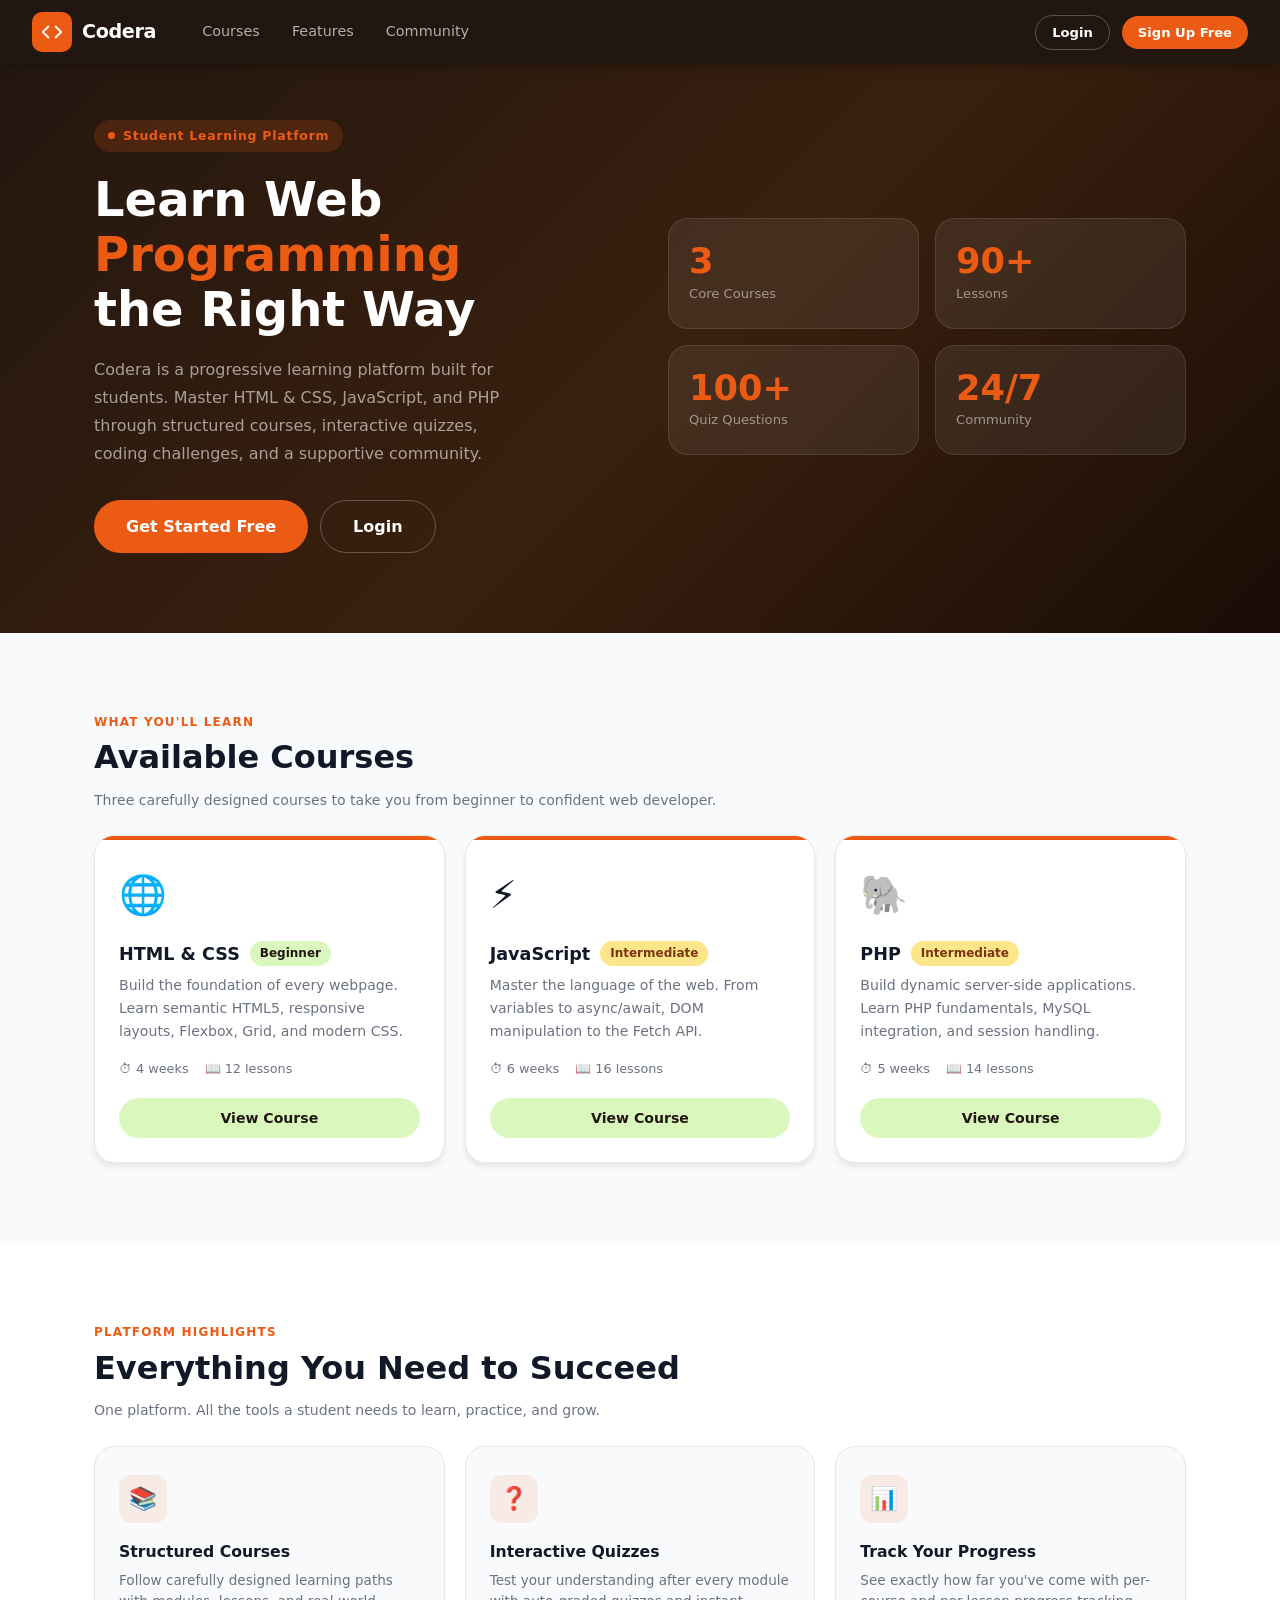
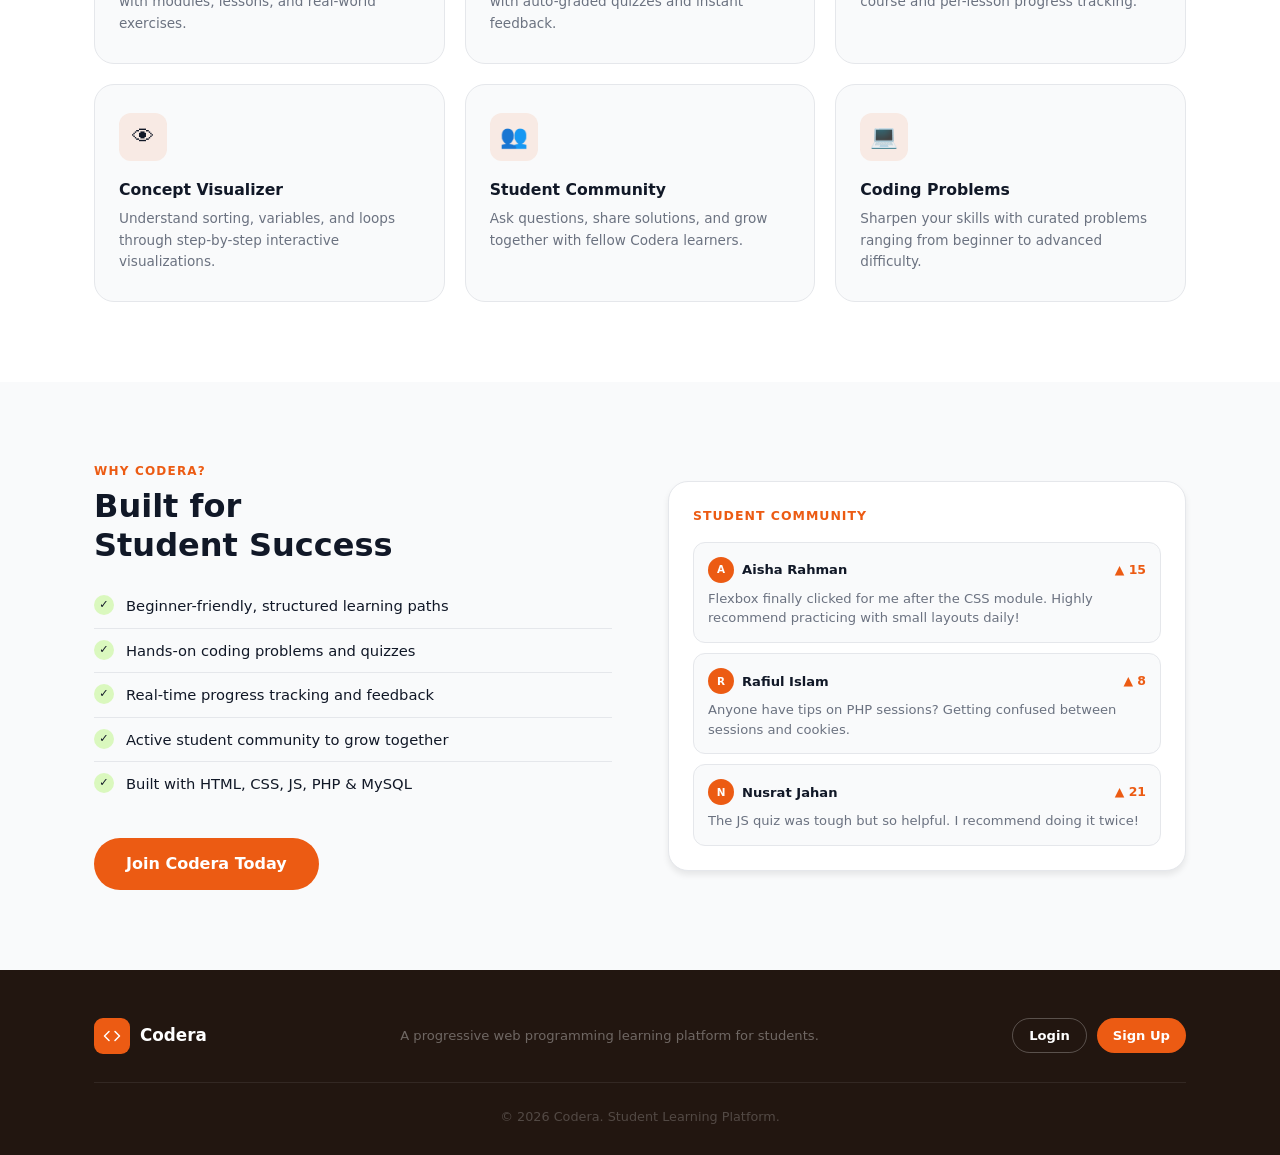
<file: index.html>
<!DOCTYPE html>
<html lang="en">
<head>
  <meta charset="UTF-8" />
  <meta name="viewport" content="width=device-width, initial-scale=1.0" />
  <title>Codera — Learn Web Programming</title>
  <link rel="stylesheet" href="css/style.css" />
  <style>
    /* Landing-page only styles */
    body { overflow-x: hidden; }

    /*Hero*/
    .hero {
      background: linear-gradient(135deg, var(--dark) 0%, #3a200e 55%, #1a0d06 100%);
      padding: 120px 0 80px;
    }
    .hero-inner {
      display: grid;
      grid-template-columns: 1fr 1fr;
      gap: 56px;
      align-items: center;
    }
    .hero-tag {
      display: inline-flex;
      align-items: center;
      gap: 8px;
      background: rgba(236,91,19,0.18);
      color: var(--orange);
      padding: 6px 14px;
      border-radius: 100px;
      font-size: .78rem;
      font-weight: 700;
      letter-spacing: .06em;
      margin-bottom: 20px;
    }
    .hero-tag span { width: 7px; height: 7px; border-radius: 50%; background: var(--orange); }
    .hero h1 {
      font-size: 3rem;
      font-weight: 900;
      color: var(--white);
      line-height: 1.15;
      margin-bottom: 18px;
    }
    .hero h1 em { color: var(--orange); font-style: normal; }
    .hero p {
      color: rgba(255,255,255,0.58);
      font-size: 1rem;
      line-height: 1.75;
      margin-bottom: 32px;
      max-width: 440px;
    }
    .hero-cta { display: flex; gap: 12px; flex-wrap: wrap; }

    /* stat cards */
    .hero-stats { display: grid; grid-template-columns: 1fr 1fr; gap: 16px; }
    .hero-stat {
      background: rgba(255,255,255,0.07);
      border: 1px solid rgba(255,255,255,0.1);
      border-radius: var(--radius-lg);
      padding: 24px 20px;
    }
    .hero-stat .val {
      font-size: 2.2rem;
      font-weight: 900;
      color: var(--orange);
      line-height: 1;
    }
    .hero-stat .lbl {
      font-size: .82rem;
      color: rgba(255,255,255,0.5);
      margin-top: 4px;
    }

    /*Section: Courses*/
    .courses-section { padding: 80px 0; }
    .course-card {
      background: var(--white);
      border-radius: var(--radius-lg);
      box-shadow: var(--shadow);
      border: 1px solid var(--border);
      overflow: hidden;
      transition: box-shadow .2s;
      display: flex;
      flex-direction: column;
    }
    .course-card:hover { box-shadow: var(--shadow-md); }
    .course-card-stripe { height: 4px; background: var(--orange); }
    .course-card-body { padding: 24px; flex: 1; display: flex; flex-direction: column; }
    .course-card-icon { font-size: 2.4rem; margin-bottom: 14px; }
    .course-card-top { display: flex; align-items: center; gap: 10px; margin-bottom: 6px; }
    .course-card-top h3 { font-size: 1.1rem; font-weight: 800; }
    .course-card-desc { color: var(--text-muted); font-size: .88rem; line-height: 1.65; margin-bottom: 16px; flex: 1; }
    .course-meta { display: flex; gap: 16px; font-size: .8rem; color: var(--text-muted); margin-bottom: 18px; }
    .course-card-body .btn { margin-top: auto; }

    /* Section: Features */
    .features-section { padding: 80px 0; background: var(--white); }
    .feature-card {
      background: var(--bg);
      border-radius: var(--radius-lg);
      border: 1px solid var(--border);
      padding: 28px 24px;
      transition: border-color .2s;
    }
    .feature-card:hover { border-color: rgba(236,91,19,0.4); }
    .feature-icon {
      width: 48px; height: 48px;
      background: rgba(236,91,19,0.1);
      border-radius: 12px;
      display: flex; align-items: center; justify-content: center;
      font-size: 1.4rem;
      margin-bottom: 16px;
    }
    .feature-card h4 { font-weight: 800; font-size: .98rem; margin-bottom: 6px; }
    .feature-card p  { color: var(--text-muted); font-size: .85rem; line-height: 1.6; }

    /*Section: Why*/
    .why-section { padding: 80px 0; }
    .why-inner { display: grid; grid-template-columns: 1fr 1fr; gap: 56px; align-items: center; }
    .why-list { list-style: none; margin: 20px 0 32px; }
    .why-list li {
      display: flex; align-items: flex-start; gap: 12px;
      padding: 10px 0; border-bottom: 1px solid var(--border);
      font-size: .92rem;
    }
    .why-list li:last-child { border-bottom: none; }
    .why-list .check {
      width: 20px; height: 20px;
      border-radius: 50%;
      background: var(--green-light);
      display: flex; align-items: center; justify-content: center;
      flex-shrink: 0;
      font-size: .7rem;
      margin-top: 1px;
    }

    /* community*/
    .community-preview {
      background: var(--white);
      border-radius: var(--radius-lg);
      border: 1px solid var(--border);
      box-shadow: var(--shadow);
      padding: 24px;
    }
    .community-preview-title {
      font-size: .78rem;
      font-weight: 700;
      color: var(--orange);
      text-transform: uppercase;
      letter-spacing: .08em;
      margin-bottom: 16px;
    }
    .preview-post {
      background: var(--bg);
      border-radius: var(--radius);
      border: 1px solid var(--border);
      padding: 14px;
      margin-bottom: 10px;
    }
    .preview-post:last-child { margin-bottom: 0; }
    .preview-post-header { display: flex; align-items: center; justify-content: space-between; margin-bottom: 6px; }
    .preview-post-user { display: flex; align-items: center; gap: 8px; }
    .preview-avatar { width: 26px; height: 26px; border-radius: 50%; background: var(--orange); display: flex; align-items: center; justify-content: center; color: white; font-size: .65rem; font-weight: 700; }
    .preview-post-user span { font-size: .82rem; font-weight: 700; }
    .preview-post p { font-size: .82rem; color: var(--text-muted); line-height: 1.5; }
    .preview-votes { font-size: .78rem; color: var(--orange); font-weight: 700; }

    /*Footer*/
    .footer {
      background: var(--dark);
      padding: 48px 0 28px;
    }
    .footer-inner {
      display: flex;
      flex-wrap: wrap;
      align-items: center;
      justify-content: space-between;
      gap: 24px;
      padding-bottom: 28px;
      border-bottom: 1px solid rgba(255,255,255,0.08);
    }
    .footer-logo { display: flex; align-items: center; gap: 10px; }
    .footer-logo-icon { width: 36px; height: 36px; background: var(--orange); border-radius: 9px; display: flex; align-items: center; justify-content: center; }
    .footer-logo-name { color: var(--white); font-weight: 700; font-size: 1.05rem; }
    .footer-tagline { color: rgba(255,255,255,0.35); font-size: .82rem; text-align: center; }
    .footer-copy { text-align: center; color: rgba(255,255,255,0.22); font-size: .8rem; margin-top: 24px; }

    /* responsive */
    @media (max-width: 800px) {
      .hero-inner, .why-inner { grid-template-columns: 1fr; }
      .hero h1 { font-size: 2.2rem; }
    }
  </style>
</head>
<body>

  <!-- TOPBAR (landing version)   -->
  <nav class="topbar">
    <a href="index.html" class="topbar-logo">
      <div class="topbar-logo-icon">
        <svg width="22" height="22" viewBox="0 0 24 24" fill="none" stroke="white" stroke-width="2" stroke-linecap="round" stroke-linejoin="round">
          <polyline points="16 18 22 12 16 6"/><polyline points="8 6 2 12 8 18"/>
        </svg>
      </div>
      <span class="topbar-logo-name">Codera</span>
    </a>

    <div class="topbar-nav">
      <a href="#courses">Courses</a>
      <a href="#features">Features</a>
      <a href="#why">Community</a>
    </div>

    <div class="topbar-right">
      <a href="pages/login.html" class="btn btn-outline btn-sm">Login</a>
      <a href="pages/signup.html" class="btn btn-primary btn-sm">Sign Up Free</a>
    </div>
  </nav>

  <!-- HERO -->
  <section class="hero">
    <div class="container">
      <div class="hero-inner">
        <div>
          <div class="hero-tag">
            <span></span>
            Student Learning Platform
          </div>
          <h1>Learn Web<br><em>Programming</em><br>the Right Way</h1>
          <p>Codera is a progressive learning platform built for students. Master HTML&nbsp;&amp;&nbsp;CSS, JavaScript, and PHP through structured courses, interactive quizzes, coding challenges, and a supportive community.</p>
          <div class="hero-cta">
            <a href="pages/signup.html" class="btn btn-primary btn-lg">Get Started Free</a>
            <a href="pages/login.html"  class="btn btn-outline btn-lg">Login</a>
          </div>
        </div>
        <div class="hero-stats">
          <div class="hero-stat"><div class="val">3</div><div class="lbl">Core Courses</div></div>
          <div class="hero-stat"><div class="val">90+</div><div class="lbl">Lessons</div></div>
          <div class="hero-stat"><div class="val">100+</div><div class="lbl">Quiz Questions</div></div>
          <div class="hero-stat"><div class="val">24/7</div><div class="lbl">Community</div></div>
        </div>
      </div>
    </div>
  </section>

  <!-- COURSES -->
  <section class="courses-section" id="courses">
    <div class="container">
      <p class="section-label">What You'll Learn</p>
      <h2 class="section-title">Available Courses</h2>
      <p class="text-muted mb-24">Three carefully designed courses to take you from beginner to confident web developer.</p>

      <div class="grid-3">
        <!-- HTML & CSS -->
        <div class="course-card">
          <div class="course-card-stripe"></div>
          <div class="course-card-body">
            <div class="course-card-icon">🌐</div>
            <div class="course-card-top">
              <h3>HTML &amp; CSS</h3>
              <span class="badge badge-beginner">Beginner</span>
            </div>
            <p class="course-card-desc">Build the foundation of every webpage. Learn semantic HTML5, responsive layouts, Flexbox, Grid, and modern CSS.</p>
            <div class="course-meta">
              <span>⏱ 4 weeks</span>
              <span>📖 12 lessons</span>
            </div>
            <a href="pages/signup.html" class="btn btn-green btn-block">View Course</a>
          </div>
        </div>

        <!-- JavaScript -->
        <div class="course-card">
          <div class="course-card-stripe"></div>
          <div class="course-card-body">
            <div class="course-card-icon">⚡</div>
            <div class="course-card-top">
              <h3>JavaScript</h3>
              <span class="badge badge-intermediate">Intermediate</span>
            </div>
            <p class="course-card-desc">Master the language of the web. From variables to async/await, DOM manipulation to the Fetch API.</p>
            <div class="course-meta">
              <span>⏱ 6 weeks</span>
              <span>📖 16 lessons</span>
            </div>
            <a href="pages/signup.html" class="btn btn-green btn-block">View Course</a>
          </div>
        </div>

        <!-- PHP -->
        <div class="course-card">
          <div class="course-card-stripe"></div>
          <div class="course-card-body">
            <div class="course-card-icon">🐘</div>
            <div class="course-card-top">
              <h3>PHP</h3>
              <span class="badge badge-intermediate">Intermediate</span>
            </div>
            <p class="course-card-desc">Build dynamic server-side applications. Learn PHP fundamentals, MySQL integration, and session handling.</p>
            <div class="course-meta">
              <span>⏱ 5 weeks</span>
              <span>📖 14 lessons</span>
            </div>
            <a href="pages/signup.html" class="btn btn-green btn-block">View Course</a>
          </div>
        </div>
      </div>
    </div>
  </section>

  <!-- Feature -->
  <section class="features-section" id="features">
    <div class="container">
      <p class="section-label">Platform Highlights</p>
      <h2 class="section-title">Everything You Need to Succeed</h2>
      <p class="text-muted mb-24">One platform. All the tools a student needs to learn, practice, and grow.</p>

      <div class="grid-3">
        <div class="feature-card">
          <div class="feature-icon">📚</div>
          <h4>Structured Courses</h4>
          <p>Follow carefully designed learning paths with modules, lessons, and real-world exercises.</p>
        </div>
        <div class="feature-card">
          <div class="feature-icon">❓</div>
          <h4>Interactive Quizzes</h4>
          <p>Test your understanding after every module with auto-graded quizzes and instant feedback.</p>
        </div>
        <div class="feature-card">
          <div class="feature-icon">📊</div>
          <h4>Track Your Progress</h4>
          <p>See exactly how far you've come with per-course and per-lesson progress tracking.</p>
        </div>
        <div class="feature-card">
          <div class="feature-icon">👁</div>
          <h4>Concept Visualizer</h4>
          <p>Understand sorting, variables, and loops through step-by-step interactive visualizations.</p>
        </div>
        <div class="feature-card">
          <div class="feature-icon">👥</div>
          <h4>Student Community</h4>
          <p>Ask questions, share solutions, and grow together with fellow Codera learners.</p>
        </div>
        <div class="feature-card">
          <div class="feature-icon">💻</div>
          <h4>Coding Problems</h4>
          <p>Sharpen your skills with curated problems ranging from beginner to advanced difficulty.</p>
        </div>
      </div>
    </div>
  </section>

  <!-- WhyCodera -->
  <section class="why-section" id="why">
    <div class="container">
      <div class="why-inner">
        <div>
          <p class="section-label">Why Codera?</p>
          <h2 class="section-title">Built for<br>Student Success</h2>
          <ul class="why-list">
            <li><span class="check">✓</span> Beginner-friendly, structured learning paths</li>
            <li><span class="check">✓</span> Hands-on coding problems and quizzes</li>
            <li><span class="check">✓</span> Real-time progress tracking and feedback</li>
            <li><span class="check">✓</span> Active student community to grow together</li>
            <li><span class="check">✓</span> Built with HTML, CSS, JS, PHP &amp; MySQL</li>
          </ul>
          <a href="pages/signup.html" class="btn btn-primary btn-lg">Join Codera Today</a>
        </div>
        <div class="community-preview">
          <div class="community-preview-title">Student Community</div>
          <div class="preview-post">
            <div class="preview-post-header">
              <div class="preview-post-user">
                <div class="preview-avatar">A</div>
                <span>Aisha Rahman</span>
              </div>
              <span class="preview-votes">▲ 15</span>
            </div>
            <p>Flexbox finally clicked for me after the CSS module. Highly recommend practicing with small layouts daily!</p>
          </div>
          <div class="preview-post">
            <div class="preview-post-header">
              <div class="preview-post-user">
                <div class="preview-avatar">R</div>
                <span>Rafiul Islam</span>
              </div>
              <span class="preview-votes">▲ 8</span>
            </div>
            <p>Anyone have tips on PHP sessions? Getting confused between sessions and cookies.</p>
          </div>
          <div class="preview-post">
            <div class="preview-post-header">
              <div class="preview-post-user">
                <div class="preview-avatar">N</div>
                <span>Nusrat Jahan</span>
              </div>
              <span class="preview-votes">▲ 21</span>
            </div>
            <p>The JS quiz was tough but so helpful. I recommend doing it twice!</p>
          </div>
        </div>
      </div>
    </div>
  </section>

  <!-- FOOTER -->
  <footer class="footer">
    <div class="container">
      <div class="footer-inner">
        <div class="footer-logo">
          <div class="footer-logo-icon">
            <svg width="18" height="18" viewBox="0 0 24 24" fill="none" stroke="white" stroke-width="2" stroke-linecap="round" stroke-linejoin="round">
              <polyline points="16 18 22 12 16 6"/><polyline points="8 6 2 12 8 18"/>
            </svg>
          </div>
          <span class="footer-logo-name">Codera</span>
        </div>
        <span class="footer-tagline">A progressive web programming learning platform for students.</span>
        <div style="display:flex;gap:10px;">
          <a href="pages/login.html"  class="btn btn-outline btn-sm">Login</a>
          <a href="pages/signup.html" class="btn btn-primary btn-sm">Sign Up</a>
        </div>
      </div>
      <p class="footer-copy">© 2026 Codera. Student Learning Platform.</p>
    </div>
  </footer>

</body>
</html>
</file>
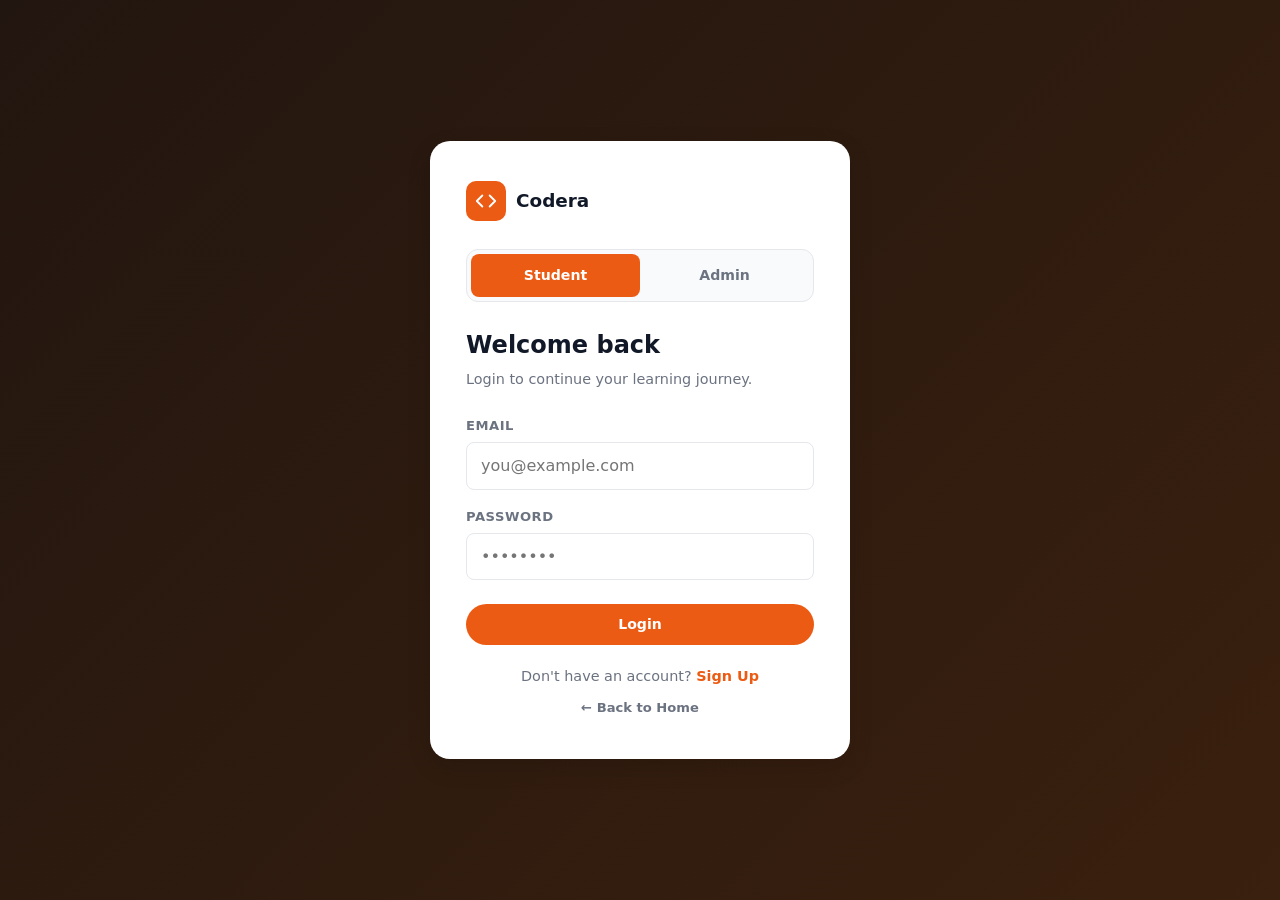
<file: pages/admin.html>
<!-- ===== FILE: pages/admin.html ===== -->
<!DOCTYPE html>
<html lang="en">
<head>
  <meta charset="UTF-8" />
  <meta name="viewport" content="width=device-width, initial-scale=1.0" />
  <title>Admin Dashboard — Codera</title>
  <link rel="stylesheet" href="../css/style.css" />
  <style>
    .admin-layout { display: grid; grid-template-columns: 220px 1fr; gap: 24px; margin-top: 24px; }
    .admin-sidebar { background: var(--white); border-radius: var(--radius-lg); border: 1px solid var(--border); padding: 16px; }
    .admin-nav-item { display: block; padding: 10px 14px; border-radius: 8px; font-weight: 600; font-size: .9rem; cursor: pointer; color: var(--text-muted); margin-bottom: 4px; }
    .admin-nav-item:hover { background: var(--bg); color: var(--text); }
    .admin-nav-item.active { background: rgba(236,91,19,0.1); color: var(--orange); }
    .table-container { background: var(--white); border-radius: var(--radius-lg); border: 1px solid var(--border); overflow-x: auto; }
    table.data-table { width: 100%; border-collapse: collapse; text-align: left; font-size: .9rem; }
    table.data-table th, table.data-table td { padding: 12px 16px; border-bottom: 1px solid var(--border); }
    table.data-table th { background: #f9fafb; font-weight: 700; color: var(--text-muted); text-transform: uppercase; font-size: .75rem; letter-spacing: .05em; }
    table.data-table tr:last-child td { border-bottom: none; }
    .action-btns { display: flex; gap: 8px; }
    .tab-header { display: flex; justify-content: space-between; align-items: center; margin-bottom: 16px; }
    @media (max-width: 768px) { .admin-layout { grid-template-columns: 1fr; } }

    /* Lesson content block editor */
    .block-toolbar { display: flex; flex-wrap: wrap; gap: 8px; margin-top: 8px; }
    .block-empty-state { padding: 16px; text-align: center; color: var(--text-muted); font-size: .85rem; border: 1px dashed var(--border); border-radius: 10px; }
    .content-block { border: 1px solid var(--border); border-radius: 10px; padding: 10px 12px; margin-bottom: 10px; background: #fafafa; }
    .content-block-head { display: flex; justify-content: space-between; align-items: center; margin-bottom: 8px; }
    .content-block-tag { font-size: .7rem; font-weight: 800; text-transform: uppercase; letter-spacing: .05em; color: var(--orange); background: rgba(236,91,19,0.1); padding: 3px 8px; border-radius: 6px; }
    .content-block-actions { display: flex; gap: 4px; }
    .content-block-actions button { border: 1px solid var(--border); background: var(--white); border-radius: 6px; width: 26px; height: 26px; cursor: pointer; font-size: .8rem; line-height: 1; }
    .content-block-actions button:hover { background: #f1f1f1; }
    .content-block textarea, .content-block input[type="text"] { width: 100%; border: 1px solid var(--border); border-radius: 8px; padding: 8px 10px; font-size: .88rem; font-family: inherit; }
    .content-block textarea.code-editor { font-family: "SFMono-Regular", Consolas, Menlo, monospace; font-size: .82rem; background: #1e1e2e; color: #e5e5e5; }
    .content-block-hint { font-size: .75rem; color: var(--text-muted); margin-top: 4px; }
  </style>
</head>
<body>

  <nav class="topbar">
    <a href="admin.html" class="topbar-logo">
      <div class="topbar-logo-icon">
        <svg width="22" height="22" viewBox="0 0 24 24" fill="none" stroke="white" stroke-width="2"><polyline points="16 18 22 12 16 6"/><polyline points="8 6 2 12 8 18"/></svg>
      </div>
      <span class="topbar-logo-name">Codera</span>
    </a>
    <div class="topbar-right">
      <div class="avatar" id="topbar-avatar">A</div>
      <span id="topbar-user-name" style="color:white;font-weight:600;font-size:.9rem;">Admin</span>
      <a href="../php/logout.php" class="btn btn-outline btn-sm">Logout</a>
    </div>
  </nav>

  <div class="page-wrapper">
    <div class="container">
      <div class="admin-layout">

        <!-- Sidebar Navigation -->
        <div class="admin-sidebar">
          <div class="admin-nav-item active" onclick="switchTab('courses')">Courses</div>
          <div class="admin-nav-item" onclick="switchTab('lessons')">Lessons</div>
          <div class="admin-nav-item" onclick="switchTab('quizzes')">Quizzes</div>
          <div class="admin-nav-item" onclick="switchTab('results')">Results</div>
          <div class="admin-nav-item" onclick="switchTab('problems')">Problems</div>
          <div class="admin-nav-item" onclick="switchTab('submissions')">Submissions</div>
          <div class="admin-nav-item" onclick="switchTab('users')">Users</div>
        </div>

        <!-- Main Content Panel -->
        <main>
          <!-- STATS OVERVIEW -->
          <div class="grid-4 mb-24" id="stats-grid">
            <div class="card card-body"><div class="text-muted">Total Courses</div><h2 id="stat-c-val" class="text-orange mt-8">0</h2></div>
            <div class="card card-body"><div class="text-muted">Total Lessons</div><h2 id="stat-l-val" class="text-orange mt-8">0</h2></div>
            <div class="card card-body"><div class="text-muted">Total Problems</div><h2 id="stat-p-val" class="text-orange mt-8">0</h2></div>
            <div class="card card-body"><div class="text-muted">Total Users</div><h2 id="stat-u-val" class="text-orange mt-8">0</h2></div>
          </div>

          <!-- COURSES TAB -->
          <section id="tab-courses">
            <div class="tab-header">
              <h3>Manage Courses</h3>
              <button class="btn btn-primary btn-sm" onclick="openCourseModal()">+ Add Course</button>
            </div>
            <div class="table-container">
              <table class="data-table">
                <thead><tr><th>Icon</th><th>Title</th><th>Level</th><th>Duration</th><th>Lessons</th><th>Actions</th></tr></thead>
                <tbody id="tbl-courses"></tbody>
              </table>
            </div>
          </section>

          <!-- LESSONS TAB -->
          <section id="tab-lessons" style="display:none;">
            <div class="tab-header">
              <h3>Manage Lessons</h3>
              <button class="btn btn-primary btn-sm" onclick="openLessonModal()">+ Add Lesson</button>
            </div>
            <div class="table-container">
              <table class="data-table">
                <thead><tr><th>Course</th><th>Module</th><th>Title</th><th>Order</th><th>Actions</th></tr></thead>
                <tbody id="tbl-lessons"></tbody>
              </table>
            </div>
          </section>

          <!-- QUIZZES TAB -->
          <section id="tab-quizzes" style="display:none;">
            <div class="tab-header">
              <h3>Manage Quizzes</h3>
              <button class="btn btn-primary btn-sm" onclick="openQuizModal()">+ Add Quiz</button>
            </div>
            <div class="table-container">
              <table class="data-table">
                <thead><tr><th>Course</th><th>Module</th><th>Title</th><th>Questions</th><th>Actions</th></tr></thead>
                <tbody id="tbl-quizzes"></tbody>
              </table>
            </div>
          </section>

          <!-- RESULTS TAB -->
          <section id="tab-results" style="display:none;">
            <div class="tab-header">
              <h3>Quiz Results & Analytics</h3>
              <div style="display:flex;gap:10px;">
                <input type="text" id="res-student-filter" placeholder="Search by student name or email…" oninput="debouncedLoadResults()" style="min-width:240px;" />
                <select id="res-course-filter" onchange="loadResults()" style="max-width:240px;">
                  <option value="">All Courses</option>
                </select>
              </div>
            </div>

            <div class="grid-4 mb-24">
              <div class="card card-body"><div class="text-muted">Total Attempts</div><h2 id="res-total-val" class="text-orange mt-8">0</h2></div>
              <div class="card card-body"><div class="text-muted">Unique Students</div><h2 id="res-students-val" class="text-orange mt-8">0</h2></div>
              <div class="card card-body"><div class="text-muted">Average Score</div><h2 id="res-avg-val" class="text-orange mt-8">0%</h2></div>
              <div class="card card-body"><div class="text-muted">Pass Rate</div><h2 id="res-pass-val" class="text-orange mt-8">0%</h2></div>
            </div>

            <div class="table-container">
              <table class="data-table">
                <thead><tr><th>Student</th><th>Course</th><th>Quiz</th><th>Score</th><th>Result</th><th>Date</th></tr></thead>
                <tbody id="tbl-results"></tbody>
              </table>
            </div>
          </section>

          <!-- PROBLEMS TAB -->
          <section id="tab-problems" style="display:none;">
            <div class="tab-header">
              <h3>Manage Coding Problems</h3>
              <button class="btn btn-primary btn-sm" onclick="openProblemModal()">+ Add Problem</button>
            </div>
            <div class="table-container">
              <table class="data-table">
                <thead><tr><th>Title</th><th>Difficulty</th><th>Actions</th></tr></thead>
                <tbody id="tbl-problems"></tbody>
              </table>
            </div>
          </section>

          <!-- SUBMISSIONS TAB -->
          <section id="tab-submissions" style="display:none;">
            <div class="tab-header" style="flex-wrap:wrap;gap:10px;">
              <h3>Problem Submissions</h3>
              <div style="display:flex;gap:10px;flex-wrap:wrap;">
                <input type="text" id="sub-student-filter" placeholder="Search student name or email…" oninput="debouncedLoadSubmissions()" style="min-width:220px;" />
                <select id="sub-problem-filter" onchange="loadSubmissions()" style="max-width:200px;">
                  <option value="">All Problems</option>
                </select>
                <select id="sub-verdict-filter" onchange="loadSubmissions()" style="max-width:170px;">
                  <option value="">All Verdicts</option>
                  <option>Accepted</option>
                  <option>Wrong Answer</option>
                  <option>Runtime Error</option>
                  <option>Compile Error</option>
                </select>
                <select id="sub-lang-filter" onchange="loadSubmissions()" style="max-width:150px;">
                  <option value="">All Languages</option>
                  <option value="javascript">JavaScript</option>
                  <option value="c">C</option>
                  <option value="cpp">C++</option>
                </select>
              </div>
            </div>

            <div class="grid-4 mb-24">
              <div class="card card-body"><div class="text-muted">Total Submissions</div><h2 id="sub-total-val" class="text-orange mt-8">0</h2></div>
              <div class="card card-body"><div class="text-muted">Students Who Submitted</div><h2 id="sub-students-val" class="text-orange mt-8">0</h2></div>
              <div class="card card-body"><div class="text-muted">Accepted</div><h2 id="sub-accepted-val" class="text-orange mt-8">0</h2></div>
              <div class="card card-body"><div class="text-muted">Acceptance Rate</div><h2 id="sub-rate-val" class="text-orange mt-8">0%</h2></div>
            </div>

            <div class="table-container">
              <table class="data-table">
                <thead><tr><th>#</th><th>Student</th><th>Problem</th><th>Language</th><th>Verdict</th><th>Tests Passed</th><th>Submitted</th><th>Code</th></tr></thead>
                <tbody id="tbl-submissions"></tbody>
              </table>
            </div>
          </section>

          <!-- USERS TAB -->
          <section id="tab-users" style="display:none;">
            <div class="tab-header">
              <h3>Manage Users</h3>
            </div>
            <div class="table-container">
              <table class="data-table">
                <thead><tr><th>ID</th><th>Name</th><th>Email</th><th>Role</th><th>Joined</th><th>Actions</th></tr></thead>
                <tbody id="tbl-users"></tbody>
              </table>
            </div>
          </section>

        </main>
      </div>
    </div>
  </div>

  <!-- COURSE MODAL -->
  <div class="modal-overlay" id="modal-course">
    <div class="modal">
      <button class="modal-close" onclick="closeModal('modal-course')">&times;</button>
      <h3 class="modal-title" id="course-modal-title">Add Course</h3>
      <input type="hidden" id="c-id" />
      <div class="form-group mt-16"><label>Title</label><input type="text" id="c-title" /></div>
      <div class="form-group"><label>Description</label><textarea id="c-desc" rows="3"></textarea></div>
      <div class="grid-2">
        <div class="form-group">
          <label>Level</label>
          <select id="c-level"><option>Beginner</option><option>Intermediate</option><option>Advanced</option></select>
        </div>
        <div class="form-group"><label>Duration</label><input type="text" id="c-duration" placeholder="e.g. 4 weeks" /></div>
      </div>
      <div class="form-group"><label>Icon (Emoji)</label><input type="text" id="c-icon" placeholder="🌐" /></div>
      <button class="btn btn-primary btn-block mt-16" onclick="saveCourse()">Save Course</button>
    </div>
  </div>

  <!-- LESSON MODAL -->
  <div class="modal-overlay" id="modal-lesson">
    <div class="modal" style="max-width:680px;">
      <button class="modal-close" onclick="closeModal('modal-lesson')">&times;</button>
      <h3 class="modal-title" id="lesson-modal-title">Add Lesson</h3>
      <input type="hidden" id="l-id" />
      <div class="form-group mt-16">
        <label>Course</label>
        <select id="l-course-id"></select>
      </div>
      <div class="grid-2">
        <div class="form-group">
          <label>Module</label>
          <select id="l-module-select" onchange="toggleNewModuleInput(this.value)">
            <option value="">-- Select Course First --</option>
          </select>
          <input type="text" id="l-module-custom" placeholder="e.g. Module 1: Basics" style="display:none; margin-top:8px;" />
        </div>
        <div class="form-group"><label>Order Number</label><input type="number" id="l-order" value="1" /></div>
      </div>
      <div class="form-group"><label>Lesson Title</label><input type="text" id="l-title" /></div>
      <div class="form-group">
        <label>Lesson Content</label>
        <div id="l-blocks"></div>
        <div class="block-toolbar">
          <button type="button" class="btn btn-outline-dark btn-sm" onclick="addContentBlock('heading')">+ Heading</button>
          <button type="button" class="btn btn-outline-dark btn-sm" onclick="addContentBlock('paragraph')">+ Paragraph</button>
          <button type="button" class="btn btn-outline-dark btn-sm" onclick="addContentBlock('code')">+ Code Block</button>
          <button type="button" class="btn btn-outline-dark btn-sm" onclick="addContentBlock('list')">+ Bullet List</button>
          <button type="button" class="btn btn-outline-dark btn-sm" onclick="addContentBlock('html')">+ Custom HTML</button>
        </div>
      </div>
      <button class="btn btn-primary btn-block mt-16" onclick="saveLesson()">Save Lesson</button>
    </div>
  </div>

  <!-- QUIZ MODAL -->
  <div class="modal-overlay" id="modal-quiz">
    <div class="modal">
      <button class="modal-close" onclick="closeModal('modal-quiz')">&times;</button>
      <h3 class="modal-title" id="quiz-modal-title">Add Quiz</h3>
      <input type="hidden" id="q-id" />
      <div class="form-group mt-16">
        <label>Course</label>
        <select id="q-course-id" onchange="loadQuizModules(this.value)"></select>
      </div>
      <div class="form-group">
        <label>Module</label>
        <select id="q-module-select">
          <option value="">-- Select Course First --</option>
        </select>
        <div class="content-block-hint">Leave this as "Final Course Quiz" to create the course-wide quiz that unlocks once every module quiz is passed. Otherwise pick the module this quiz belongs to.</div>
      </div>
      <div class="form-group"><label>Quiz Title</label><input type="text" id="q-title" placeholder="e.g. Module 1: HTML Basics Quiz" /></div>
      <button class="btn btn-primary btn-block mt-16" onclick="saveQuiz()">Save Quiz</button>
    </div>
  </div>

  <!-- QUIZ QUESTIONS MODAL -->
  <div class="modal-overlay" id="modal-quiz-questions">
    <div class="modal" style="max-width:720px;">
      <button class="modal-close" onclick="closeModal('modal-quiz-questions')">&times;</button>
      <h3 class="modal-title" id="quiz-questions-title">Quiz Questions</h3>
      <input type="hidden" id="qq-quiz-id" />

      <div id="qq-list" style="margin-top:16px;margin-bottom:20px;"></div>

      <div class="content-block" style="background:#fff;">
        <div class="content-block-head">
          <span class="content-block-tag" id="qq-form-mode">New Question</span>
        </div>
        <input type="hidden" id="qq-id" />
        <div class="form-group"><label>Question</label><textarea id="qq-question" rows="2" placeholder="What does HTML stand for?"></textarea></div>
        <div class="grid-2">
          <div class="form-group"><label>Option A</label><input type="text" id="qq-option-a" /></div>
          <div class="form-group"><label>Option B</label><input type="text" id="qq-option-b" /></div>
          <div class="form-group"><label>Option C</label><input type="text" id="qq-option-c" /></div>
          <div class="form-group"><label>Option D</label><input type="text" id="qq-option-d" /></div>
        </div>
        <div class="form-group">
          <label>Correct Option</label>
          <select id="qq-correct">
            <option value="a">A</option>
            <option value="b">B</option>
            <option value="c">C</option>
            <option value="d">D</option>
          </select>
        </div>
        <div style="display:flex;gap:8px;">
          <button type="button" class="btn btn-primary btn-sm" id="qq-save-btn" onclick="saveQuizQuestion()">+ Add Question</button>
          <button type="button" class="btn btn-outline-dark btn-sm" id="qq-cancel-btn" style="display:none;" onclick="cancelQuestionEdit()">Cancel Edit</button>
        </div>
      </div>
    </div>
  </div>

  <!-- TEST CASES MODAL -->
  <div class="modal-overlay" id="modal-test-cases">
    <div class="modal" style="max-width:720px;">
      <button class="modal-close" onclick="closeModal('modal-test-cases')">&times;</button>
      <h3 class="modal-title" id="test-cases-title">Test Cases</h3>
      <input type="hidden" id="tc-problem-id" />

      <div id="tc-list" style="margin-top:16px;margin-bottom:20px;"></div>

      <div class="content-block" style="background:#fff;">
        <div class="content-block-head">
          <span class="content-block-tag" id="tc-form-mode">New Test Case</span>
        </div>
        <input type="hidden" id="tc-id" />
        <div class="form-group">
          <label>Type</label>
          <select id="tc-kind" onchange="updateTestCaseHints()">
            <option value="js">JavaScript — function call (e.g. isPalindrome("racecar"))</option>
            <option value="stdio">C / C++ — program input (stdin) and printed output (stdout)</option>
          </select>
        </div>
        <div class="form-group">
          <label id="tc-input-label">Input</label>
          <textarea id="tc-input" rows="2"></textarea>
        </div>
        <div class="form-group">
          <label id="tc-expected-label">Expected Output</label>
          <textarea id="tc-expected" rows="2"></textarea>
        </div>
        <div class="form-group">
          <label style="display:flex;align-items:center;gap:8px;font-weight:600;">
            <input type="checkbox" id="tc-is-sample" style="width:auto;" /> Visible example (students see it when they click Run)
          </label>
        </div>
        <div style="display:flex;gap:8px;">
          <button type="button" class="btn btn-primary btn-sm" id="tc-save-btn" onclick="saveTestCase()">+ Add Test Case</button>
          <button type="button" class="btn btn-outline-dark btn-sm" id="tc-cancel-btn" style="display:none;" onclick="cancelTestCaseEdit()">Cancel Edit</button>
        </div>
      </div>
    </div>
  </div>

  <!-- PROBLEM MODAL -->
  <div class="modal-overlay" id="modal-problem">
    <div class="modal" style="max-width:680px;">
      <button class="modal-close" onclick="closeModal('modal-problem')">&times;</button>
      <h3 class="modal-title" id="problem-modal-title">Add Problem</h3>
      <input type="hidden" id="p-id" />
      <div class="grid-2 mt-16">
        <div class="form-group"><label>Title</label><input type="text" id="p-title" /></div>
        <div class="form-group">
          <label>Difficulty</label>
          <select id="p-diff"><option>Easy</option><option>Medium</option><option>Hard</option></select>
        </div>
      </div>
      <div class="form-group"><label>Description</label><textarea id="p-desc" rows="3"></textarea></div>
      <div class="grid-2">
        <div class="form-group"><label>Example Input</label><input type="text" id="p-in" /></div>
        <div class="form-group"><label>Example Output</label><input type="text" id="p-out" /></div>
      </div>
      <div class="form-group"><label>Hint</label><input type="text" id="p-hint" /></div>
      <button class="btn btn-primary btn-block mt-16" onclick="saveProblem()">Save Problem</button>
    </div>
  </div>

  <!-- SUBMISSION CODE MODAL -->
  <div class="modal-overlay" id="modal-submission">
    <div class="modal" style="max-width:760px;">
      <button class="modal-close" onclick="closeModal('modal-submission')">&times;</button>
      <h3 class="modal-title" id="sub-modal-title">Submission</h3>
      <div id="sub-modal-meta" class="text-muted text-sm mt-8" style="line-height:1.8;"></div>
      <pre id="sub-modal-code" style="background:#1e1e2e;color:#cdd6f4;border-radius:10px;padding:16px;margin-top:14px;font-size:.82rem;overflow:auto;max-height:420px;white-space:pre;"></pre>
    </div>
  </div>

  <script src="../js/auth.js?v=2"></script>
  <script src="../js/admin.js?v=3"></script>
</body>
</html>
</file>
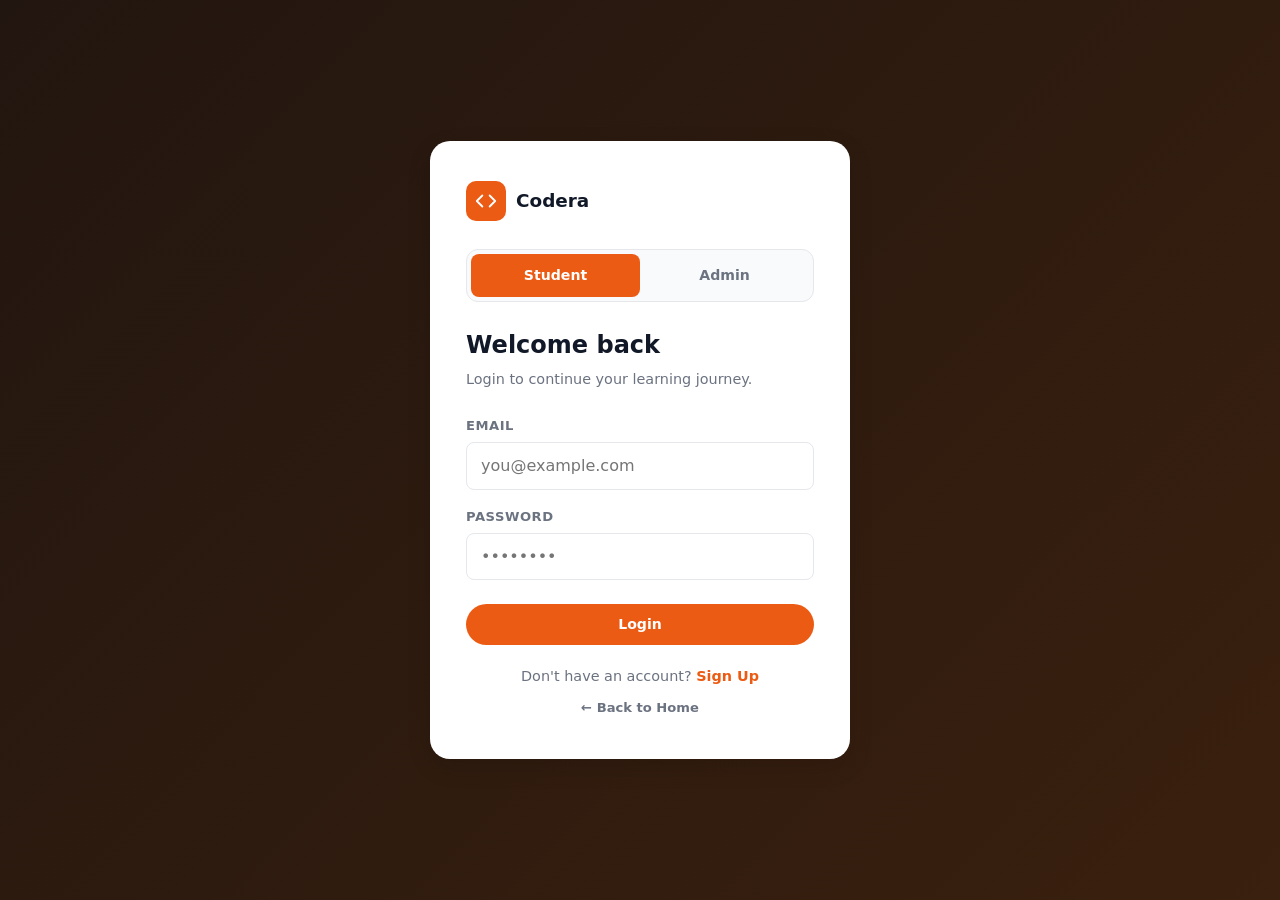
<file: pages/community.html>
<!DOCTYPE html>
<html lang="en">
<head>
  <meta charset="UTF-8" />
  <meta name="viewport" content="width=device-width, initial-scale=1.0" />
  <title>Community — Codera</title>
  <link rel="stylesheet" href="../css/style.css" />
  <link rel="stylesheet" href="../css/topbar.css" />
  <style>
    .community-hero { background:linear-gradient(135deg,var(--dark) 0%,var(--dark-soft) 100%); padding:48px 0 40px; margin-bottom:32px; }
    .community-hero h1 { color:var(--white);font-size:2rem;font-weight:900; }
    .community-hero p  { color:rgba(255,255,255,.5);margin-top:6px; }

    .community-layout { display:grid; grid-template-columns:1fr 300px; gap:28px; align-items:start; }

    .post-card { background:var(--white); border-radius:var(--radius-lg); border:1px solid var(--border); box-shadow:var(--shadow); padding:20px 24px; margin-bottom:16px; }
    .post-header { display:flex; align-items:flex-start; gap:12px; margin-bottom:10px; }
    .post-meta { flex:1; }
    .post-meta h4 { font-weight:700; font-size:1rem; margin-bottom:2px; }
    .post-meta .by  { font-size:.8rem; color:var(--text-muted); }
    .post-content { font-size:.92rem; line-height:1.65; color:var(--text); margin-bottom:14px; }
    .post-actions { display:flex; align-items:center; gap:12px; }
    .upvote-btn { background:none; border:1px solid var(--border); border-radius:100px; padding:5px 14px; font-size:.82rem; font-weight:700; color:var(--text-muted); cursor:pointer; transition:all .15s; display:flex; align-items:center; gap:5px; }
    .upvote-btn:hover { border-color:var(--orange); color:var(--orange); }
    .comment-toggle { font-size:.82rem; color:var(--text-muted); cursor:pointer; font-weight:600; }
    .comment-toggle:hover { color:var(--orange); }

    .comments-area { margin-top:12px; border-top:1px solid var(--border); padding-top:12px; display:none; }
    .comments-area.open { display:block; }
    .comment-item { display:flex; gap:10px; margin-bottom:12px; }
    .comment-item .avatar { width:28px; height:28px; font-size:.7rem; flex-shrink:0; }
    .comment-body { background:var(--bg); border-radius:8px; padding:8px 12px; flex:1; }
    .comment-body .cname { font-size:.8rem; font-weight:700; }
    .comment-body .ctext { font-size:.85rem; color:var(--text); margin-top:2px; }
    .comment-form { display:flex; gap:8px; margin-top:8px; }
    .comment-form input { flex:1; padding:8px 12px; border-radius:8px; font-size:.85rem; }
    .comment-form button { padding:8px 14px; border-radius:8px; background:var(--orange); color:white; font-weight:700; font-size:.82rem; border:none; cursor:pointer; }

    @media (max-width:800px) { .community-layout { grid-template-columns:1fr; } }
  </style>
</head>
<body>

  <nav class="topbar">
    <a href="dashboard.html" class="topbar-logo">
      <div class="topbar-logo-icon">
        <svg width="22" height="22" viewBox="0 0 24 24" fill="none" stroke="white" stroke-width="2" stroke-linecap="round" stroke-linejoin="round">
          <polyline points="16 18 22 12 16 6"/><polyline points="8 6 2 12 8 18"/>
        </svg>
      </div>
      <span class="topbar-logo-name">Codera</span>
    </a>
    <div class="topbar-nav">
      <a href="dashboard.html">Dashboard</a>
      <a href="courses.html">Courses</a>
      <a href="problems.html">Problems</a>
      <a href="visualizer.html">Visualizer</a>
      <a href="community.html" class="active">Community</a>
    </div>
    <div class="topbar-right"></div>
  </nav>

  <div class="page-wrapper">
    <div class="community-hero">
      <div class="container">
        <p class="section-label">Student Community</p>
        <h1>Discuss &amp; Learn Together</h1>
        <p>Ask questions, share insights, and help each other grow.</p>
      </div>
    </div>

    <div class="container" style="padding-bottom:48px;">
      <div class="community-layout">
        <!-- Posts feed -->
        <div>
          <div style="display:flex;align-items:center;justify-content:space-between;margin-bottom:20px;">
            <h3 style="font-weight:800;font-size:1.1rem;">Recent Posts</h3>
            <button class="btn btn-primary btn-sm" onclick="openModal('new-post-modal')">+ New Post</button>
          </div>
          <div id="posts-feed">
            <div class="spinner"></div>
          </div>
        </div>

        <!-- Sidebar tips -->
        <div style="position:sticky;top:calc(var(--topbar-h)+16px);">
          <div class="card">
            <div class="card-header">Community Tips</div>
            <div class="card-body">
              <ul style="list-style:none;display:flex;flex-direction:column;gap:12px;">
                <li style="font-size:.88rem;display:flex;gap:8px;"><span>📌</span> Be respectful and constructive.</li>
                <li style="font-size:.88rem;display:flex;gap:8px;"><span>🔍</span> Search before posting a duplicate question.</li>
                <li style="font-size:.88rem;display:flex;gap:8px;"><span>💡</span> Share what you've tried when asking for help.</li>
                <li style="font-size:.88rem;display:flex;gap:8px;"><span>⬆</span> Upvote helpful posts and comments.</li>
              </ul>
            </div>
          </div>
        </div>
      </div>
    </div>
  </div>

  <!-- New post modal -->
  <div class="modal-overlay" id="new-post-modal">
    <div class="modal">
      <button class="modal-close" onclick="closeModal('new-post-modal')">✕</button>
      <h3 class="modal-title">Create a Post</h3>
      <p class="text-muted text-sm mb-16">Share a question, tip, or insight with the Codera community.</p>
      <div class="alert alert-error" id="post-error"></div>
      <div class="form-group">
        <label>Title</label>
        <input type="text" id="post-title" placeholder="Your post title" maxlength="200" />
      </div>
      <div class="form-group">
        <label>Content</label>
        <textarea id="post-content" rows="5" placeholder="Write your post…" style="resize:vertical;"></textarea>
      </div>
      <button class="btn btn-primary btn-block" onclick="submitPost()">Post</button>
    </div>
  </div>

  <script src="../js/auth.js"></script>
  <script src="../js/topbar.js"></script>
  <script src="../js/community.js"></script>
</body>
</html>
</file>
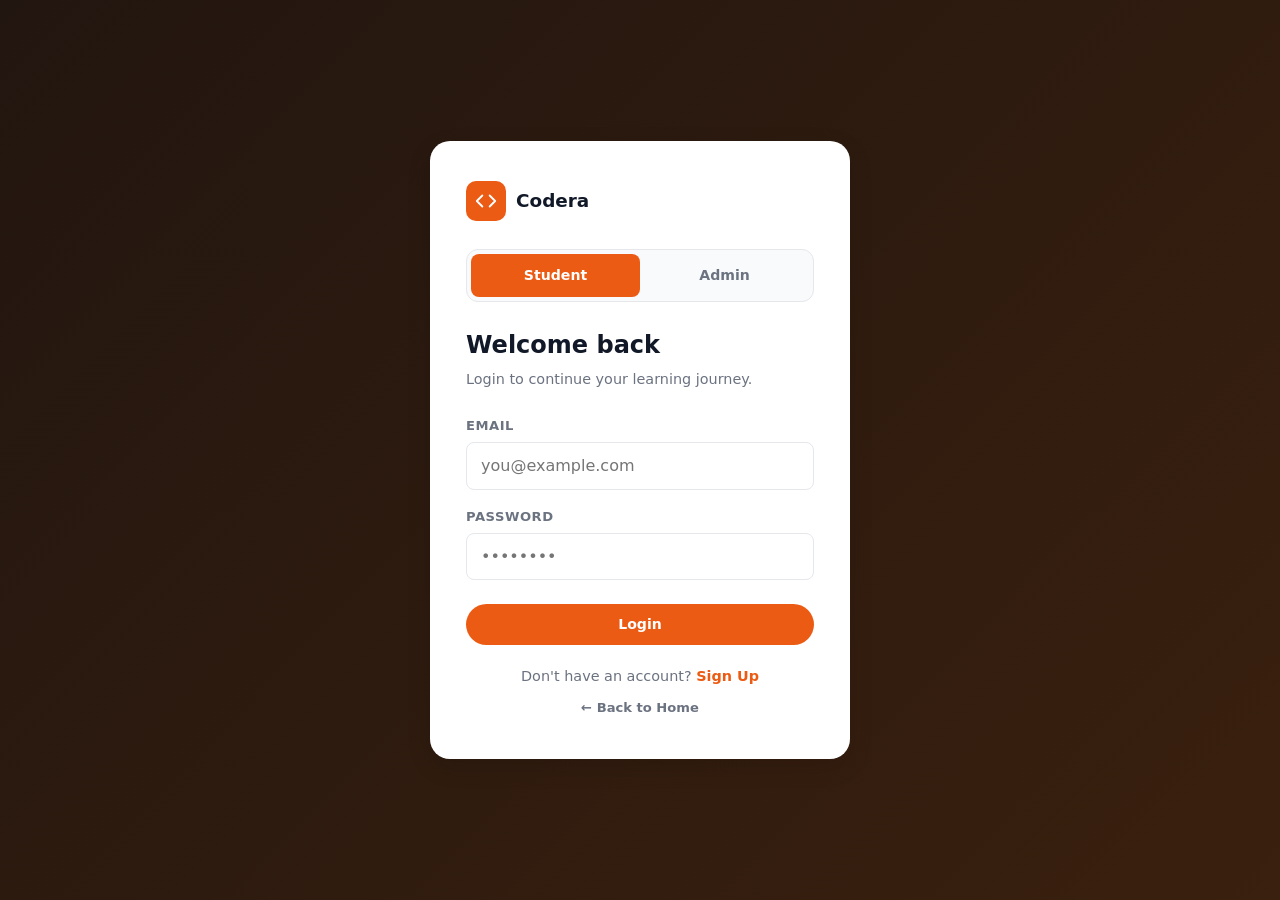
<file: pages/course-details.html>
<!DOCTYPE html>
<html lang="en">
<head>
  <meta charset="UTF-8" />
  <meta name="viewport" content="width=device-width, initial-scale=1.0" />
  <title>Course Details — Codera</title>
  <link rel="stylesheet" href="../css/style.css" />
  <style>
    .details-hero {
      background: linear-gradient(135deg, var(--dark) 0%, var(--dark-soft) 100%);
      padding: 48px 0 40px;
      margin-bottom: 32px;
      color: var(--white);
    }
    .details-hero h1 { font-size: 2rem; font-weight: 900; margin-bottom: 8px; }
    .details-hero p  { color: rgba(255,255,255,.55); max-width: 600px; line-height: 1.7; }
    .details-meta    { display: flex; gap: 24px; flex-wrap: wrap; margin: 16px 0; }
    .details-meta span { color: rgba(255,255,255,.6); font-size: .88rem; }

    .lesson-list-item {
      display: flex; align-items: center; gap: 14px;
      padding: 14px 0; border-bottom: 1px solid var(--border);
    }
    .lesson-list-item:last-child { border-bottom: none; }
    .lesson-num {
      width: 30px; height: 30px; border-radius: 50%;
      background: rgba(236,91,19,0.1); color: var(--orange);
      display: flex; align-items: center; justify-content: center;
      font-weight: 700; font-size: .82rem; flex-shrink: 0;
    }
    .lesson-list-item .lesson-info h4 { font-weight: 700; font-size: .95rem; }
    .lesson-list-item .lesson-info p  { font-size: .8rem; color: var(--text-muted); }

    .enroll-sidebar { position: sticky; top: calc(var(--topbar-h) + 16px); }
    .enroll-box { padding: 28px; text-align: center; }
    .enroll-box .icon { font-size: 3rem; margin-bottom: 12px; }
    .enroll-box h3 { font-size: 1.1rem; font-weight: 800; margin-bottom: 6px; }
    .enroll-box p  { color: var(--text-muted); font-size: .88rem; margin-bottom: 20px; line-height: 1.5; }
    .enrolled-badge {
      background: var(--green-light); color: #166534;
      font-weight: 700; padding: 8px 16px; border-radius: 100px;
      display: inline-block; margin-bottom: 12px;
    }

    .details-layout { display: grid; grid-template-columns: 1fr 320px; gap: 28px; align-items: start; }
    @media (max-width: 860px) { .details-layout { grid-template-columns: 1fr; } }
  </style>
</head>
<body>

  <nav class="topbar">
    <a href="dashboard.html" class="topbar-logo">
      <div class="topbar-logo-icon">
        <svg width="22" height="22" viewBox="0 0 24 24" fill="none" stroke="white" stroke-width="2" stroke-linecap="round" stroke-linejoin="round">
          <polyline points="16 18 22 12 16 6"/><polyline points="8 6 2 12 8 18"/>
        </svg>
      </div>
      <span class="topbar-logo-name">Codera</span>
    </a>
    <div class="topbar-nav">
      <a href="dashboard.html">Dashboard</a>
      <a href="courses.html" class="active">Courses</a>
      <a href="problems.html">Problems</a>
      <a href="visualizer.html">Visualizer</a>
      <a href="community.html">Community</a>
    </div>
    <div class="topbar-right">
      <div class="avatar" id="topbar-avatar" style="width:32px;height:32px;font-size:.85rem;">?</div>
      <a href="profile.html" class="btn btn-outline btn-sm">Profile</a>
      <a href="../php/logout.php" class="btn btn-danger btn-sm">Logout</a>
    </div>
  </nav>

  <div class="page-wrapper">
    <div class="details-hero" id="course-hero">
      <div class="container">
        <a href="courses.html" style="color:rgba(255,255,255,.5);font-size:.85rem;">← Back to Courses</a>
        <p style="margin-top:16px;" class="section-label" id="hero-label">Loading…</p>
        <h1 id="hero-title">—</h1>
        <p id="hero-desc">—</p>
        <div class="details-meta">
          <span id="hero-level">—</span>
          <span id="hero-duration">—</span>
          <span id="hero-lessons">—</span>
        </div>
      </div>
    </div>

    <div class="container" style="padding-bottom:48px;">
      <div class="details-layout">

        <!-- Lessons list -->
        <div>
          <h3 class="mb-16">Course Lessons</h3>
          <div class="card">
            <div id="lessons-list" class="card-body">
              <div class="spinner"></div>
            </div>
          </div>

          <!-- Final course quiz (filled by courses.js when the course has one) -->
          <div class="mt-24" id="final-quiz-wrap" style="display:none;"></div>
        </div>

        <!-- Enroll sidebar -->
        <div class="enroll-sidebar">
          <div class="card enroll-box">
            <div class="icon" id="course-icon">📘</div>
            <h3 id="enroll-title">—</h3>
            <p id="enroll-desc">Enroll in this course to start learning and track your progress.</p>
            <div id="enroll-action">
              <button id="enroll-btn" class="btn btn-primary btn-block btn-lg" onclick="enrollNow()">Enroll Now</button>
            </div>
          </div>
        </div>

      </div>
    </div>
  </div>

  <script src="../js/auth.js"></script>
  <script src="../js/courses.js"></script>
</body>
</html>
</file>
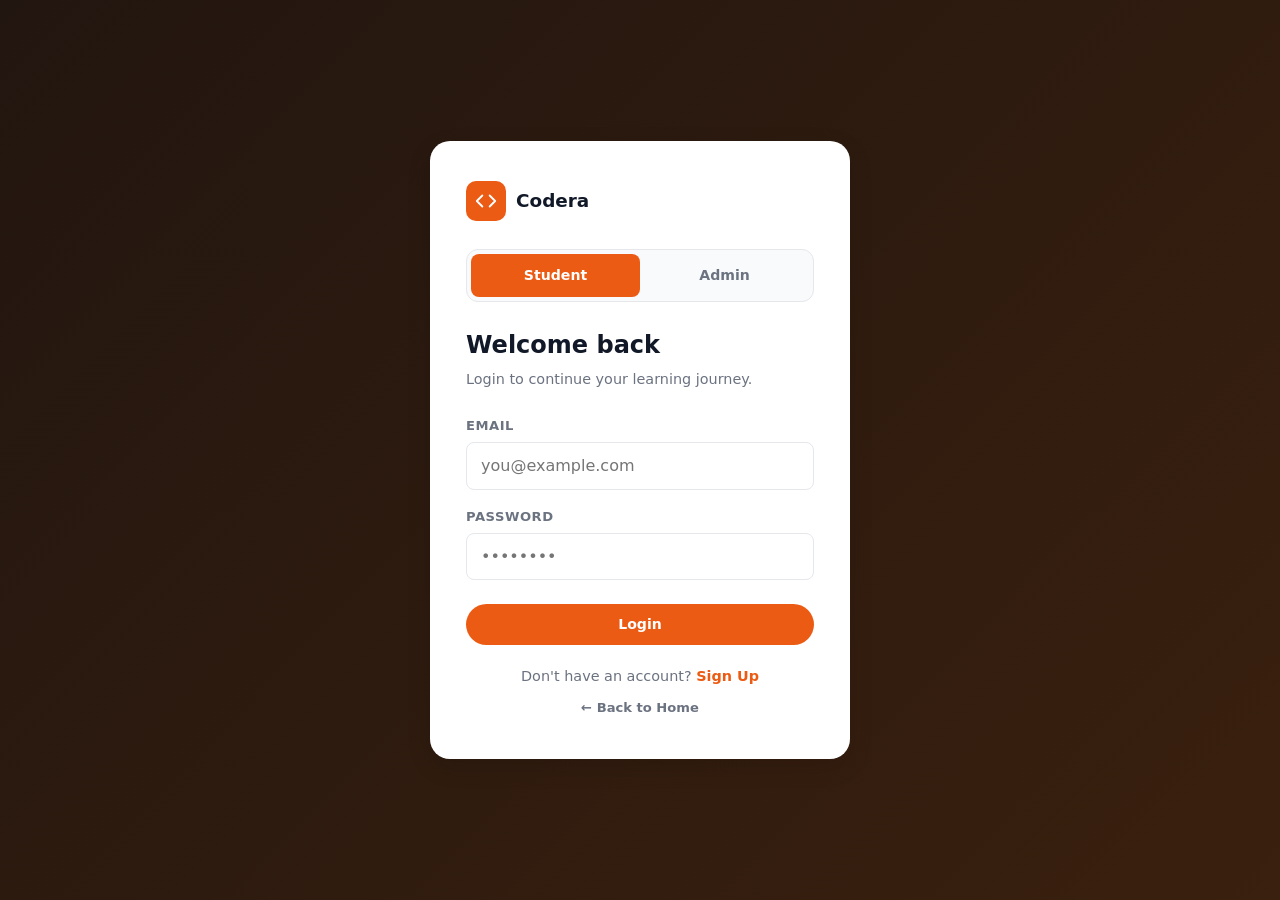
<file: pages/courses.html>
<!DOCTYPE html>
<html lang="en">
<head>
  <meta charset="UTF-8" />
  <meta name="viewport" content="width=device-width, initial-scale=1.0" />
  <title>Courses — Codera</title>
  <link rel="stylesheet" href="../css/style.css" />
  <link rel="stylesheet" href="../css/topbar.css" />
  <style>
    .courses-hero {
      background: linear-gradient(135deg, var(--dark) 0%, var(--dark-soft) 100%);
      padding: 48px 0 40px;
      margin-bottom: 32px;
    }
    .courses-hero h1 { color: var(--white); font-size: 2rem; font-weight: 900; }
    .courses-hero p  { color: rgba(255,255,255,.5); margin-top: 6px; }

    .course-grid-card {
      background: var(--white);
      border-radius: var(--radius-lg);
      box-shadow: var(--shadow);
      border: 1px solid var(--border);
      overflow: hidden;
      display: flex; flex-direction: column;
      transition: box-shadow .2s;
    }
    .course-grid-card:hover { box-shadow: var(--shadow-md); }
    .course-grid-card .stripe { height: 4px; background: var(--orange); }
    .course-grid-card .body { padding: 24px; flex: 1; display: flex; flex-direction: column; }
    .course-grid-card .icon { font-size: 2.4rem; margin-bottom: 12px; }
    .course-grid-card .row  { display: flex; align-items: center; gap: 10px; margin-bottom: 8px; }
    .course-grid-card h3    { font-size: 1.1rem; font-weight: 800; }
    .course-grid-card p     { color: var(--text-muted); font-size: .88rem; line-height: 1.6; flex: 1; margin-bottom: 14px; }
    .course-meta-row        { display: flex; gap: 14px; font-size: .8rem; color: var(--text-muted); margin-bottom: 16px; }
    .enrolled-tag { background: var(--green-light); color: #166534; font-size: .75rem; font-weight: 700; padding: 3px 10px; border-radius: 100px; }
  </style>
</head>
<body>

  <!-- TOPBAR -->
  <nav class="topbar">
    <a href="dashboard.html" class="topbar-logo">
      <div class="topbar-logo-icon">
        <svg width="22" height="22" viewBox="0 0 24 24" fill="none" stroke="white" stroke-width="2" stroke-linecap="round" stroke-linejoin="round">
          <polyline points="16 18 22 12 16 6"/><polyline points="8 6 2 12 8 18"/>
        </svg>
      </div>
      <span class="topbar-logo-name">Codera</span>
    </a>
    <div class="topbar-nav">
      <a href="dashboard.html">Dashboard</a>
      <a href="courses.html" class="active">Courses</a>
      <a href="problems.html">Problems</a>
      <a href="visualizer.html">Visualizer</a>
      <a href="community.html">Community</a>
    </div>
    <div class="topbar-right"></div>
  </nav>

  <div class="page-wrapper">
    <div class="courses-hero">
      <div class="container">
        <p class="section-label">All Courses</p>
        <h1>Browse Learning Paths</h1>
        <p>Choose a course, enroll, and start learning at your own pace.</p>
      </div>
    </div>

    <div class="container" style="padding-bottom:48px;">
      <div id="courses-grid" class="grid-3">
        <div class="spinner"></div>
      </div>
    </div>
  </div>

  <script src="../js/auth.js"></script>
  <script src="../js/topbar.js"></script>
  <script src="../js/courses.js"></script>
</body>
</html>
</file>
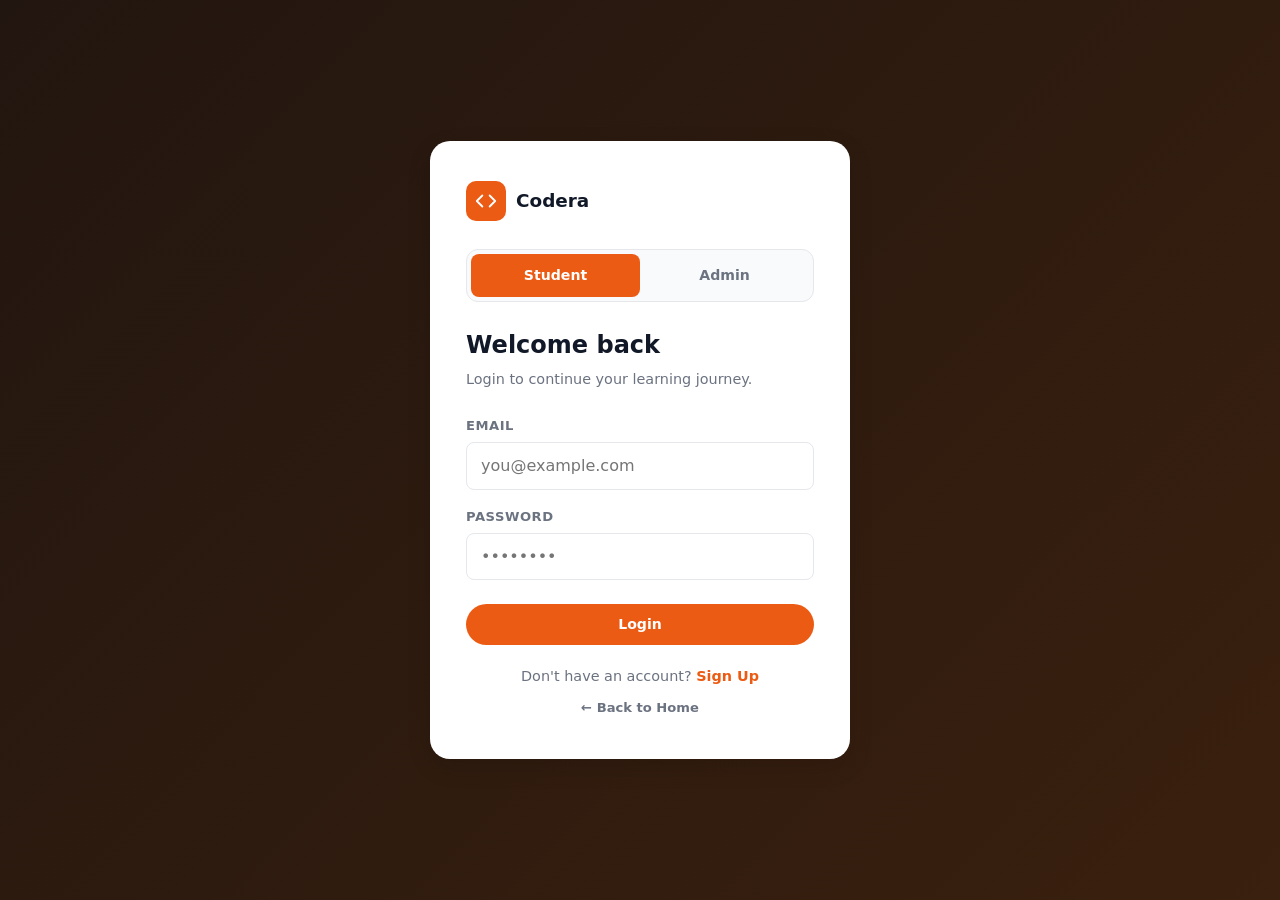
<file: pages/dashboard.html>
<!DOCTYPE html>
<html lang="en">
<head>
  <meta charset="UTF-8" />
  <meta name="viewport" content="width=device-width, initial-scale=1.0" />
  <title>Dashboard — Codera</title>
  <link rel="stylesheet" href="../css/style.css" />
  <link rel="stylesheet" href="../css/dashboard.css" />
  <link rel="stylesheet" href="../css/topbar.css" />
</head>
<body>

  <!-- TOPBAR -->
  <nav class="topbar">
    <a href="dashboard.html" class="topbar-logo">
      <div class="topbar-logo-icon">
        <svg width="22" height="22" viewBox="0 0 24 24" fill="none" stroke="white" stroke-width="2" stroke-linecap="round" stroke-linejoin="round">
          <polyline points="16 18 22 12 16 6"/><polyline points="8 6 2 12 8 18"/>
        </svg>
      </div>
      <span class="topbar-logo-name">Codera</span>
    </a>

    <div class="topbar-nav">
      <a href="dashboard.html" class="active">Dashboard</a>
      <a href="courses.html">Courses</a>
      <a href="problems.html">Problems</a>
      <a href="visualizer.html">Visualizer</a>
      <a href="community.html">Community</a>
    </div>

    <div class="topbar-right"></div>
  </nav>

  <div class="page-wrapper">
    <!-- Dashboard Hero -->
    <div class="dashboard-hero">
      <div class="container">
        <div class="dashboard-hero-inner">
          <div class="avatar avatar-lg" id="dash-avatar">?</div>
          <div class="dashboard-greeting">
            <h2>Welcome back, <span id="dash-name">Student</span>! 👋</h2>
            <p id="dash-joined">Keep learning — every lesson brings you closer to your goal.</p>
          </div>
        </div>

        <div class="stat-grid">
          <div class="stat-card">
            <div class="value" id="stat-enrolled">0</div>
            <div class="label">Enrolled Courses</div>
          </div>
          <div class="stat-card">
            <div class="value" id="stat-completed">0</div>
            <div class="label">Completed Courses</div>
          </div>
          <div class="stat-card">
            <div class="value" id="stat-lessons">0</div>
            <div class="label">Lessons Finished</div>
          </div>
          <div class="stat-card">
            <div class="value" id="stat-problems">0</div>
            <div class="label">Problems Solved</div>
          </div>
        </div>
      </div>
    </div>

    <div class="container" style="padding-top:32px; padding-bottom:48px;">
      <div class="grid-2" style="gap:28px; align-items:start;">

        <!-- My Courses -->
        <div>
          <div class="section-header">
            <h3>My Courses</h3>
            <a href="courses.html" class="btn btn-outline-dark btn-sm">Browse All</a>
          </div>
          <div id="enrolled-courses-list">
            <div class="spinner"></div>
          </div>
        </div>

        <!-- Right column -->
        <div style="display:flex;flex-direction:column;gap:24px;">
          <!-- Recent Quiz Activity -->
          <div class="card">
            <div class="card-header">Recent Quiz Results</div>
            <div class="card-body" id="quiz-activity">
              <div class="spinner"></div>
            </div>
          </div>

          <!-- Quick Links -->
          <div class="card">
            <div class="card-header">Quick Access</div>
            <div class="card-body" style="display:grid;grid-template-columns:1fr 1fr;gap:10px;">
              <a href="courses.html" class="btn btn-green btn-block">📚 Courses</a>
              <a href="problems.html" class="btn btn-outline-dark btn-block">💻 Problems</a>
              <a href="visualizer.html" class="btn btn-outline-dark btn-block">👁 Visualizer</a>
              <a href="community.html" class="btn btn-outline-dark btn-block">👥 Community</a>
            </div>
          </div>
        </div>
      </div>
    </div>
  </div>

  <script src="../js/auth.js"></script>
  <script src="../js/topbar.js"></script>
  <script src="../js/dashboard.js"></script>
</body>
</html>
</file>
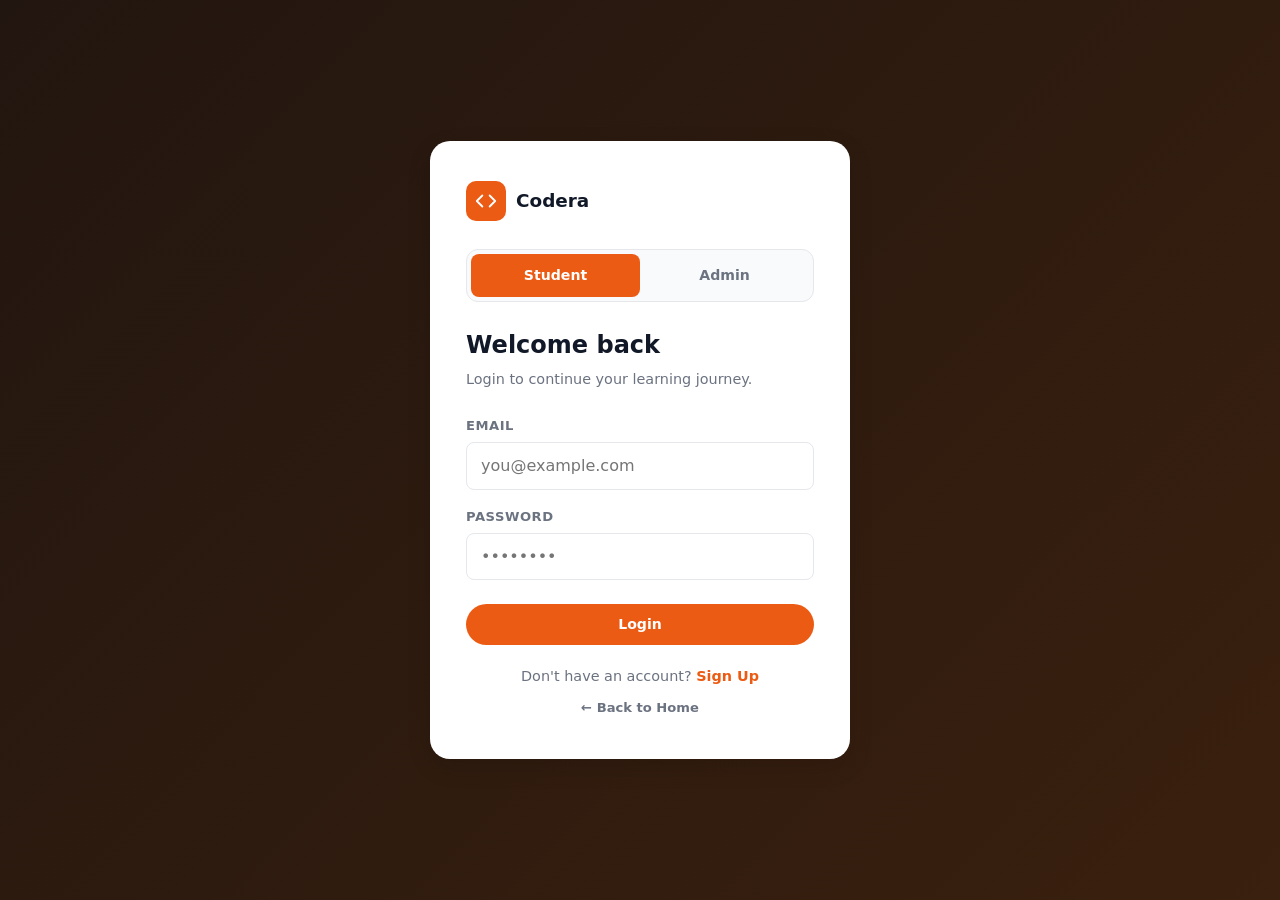
<file: pages/learning.html>
<!DOCTYPE html>
<html lang="en">
<head>
  <meta charset="UTF-8" />
  <meta name="viewport" content="width=device-width, initial-scale=1.0" />
  <title>Learn — Codera</title>
  <link rel="stylesheet" href="../css/style.css" />
  <link rel="stylesheet" href="../css/learning.css" />
</head>
<body>

  <nav class="topbar">
    <a href="dashboard.html" class="topbar-logo">
      <div class="topbar-logo-icon">
        <svg width="22" height="22" viewBox="0 0 24 24" fill="none" stroke="white" stroke-width="2" stroke-linecap="round" stroke-linejoin="round">
          <polyline points="16 18 22 12 16 6"/><polyline points="8 6 2 12 8 18"/>
        </svg>
      </div>
      <span class="topbar-logo-name">Codera</span>
    </a>
    <div class="topbar-nav">
      <a href="dashboard.html">Dashboard</a>
      <a href="courses.html" class="active">Courses</a>
      <a href="problems.html">Problems</a>
      <a href="visualizer.html">Visualizer</a>
      <a href="community.html">Community</a>
    </div>
    <div class="topbar-right">
      <div class="avatar" id="topbar-avatar" style="width:32px;height:32px;font-size:.85rem;">?</div>
      <a href="profile.html" class="btn btn-outline btn-sm">Profile</a>
      <a href="../php/logout.php" class="btn btn-danger btn-sm">Logout</a>
    </div>
  </nav>

  <div class="page-wrapper" style="padding-top:calc(var(--topbar-h) + 16px);">
    <div class="container" style="padding-bottom:48px;">
      <div style="margin-bottom:16px;">
        <a href="course-details.html" id="back-link" style="color:var(--text-muted);font-size:.85rem;">← Back to Course</a>
      </div>
      <div id="main-layout" class="learning-layout">
        <!-- Sidebar -->
        <div class="card lesson-sidebar">
          <div class="lesson-sidebar-header">
            <span id="sidebar-course-title">Loading…</span>
          </div>
          <div id="lesson-list-container">
            <div class="spinner"></div>
          </div>
        </div>

        <!-- Lesson content -->
        <div class="lesson-content-area">
          <div class="lesson-content-header">
            <h2 id="lesson-title">Select a lesson</h2>
            <span class="badge badge-beginner" id="lesson-module-badge"></span>
          </div>
          <div class="lesson-body" id="lesson-body">
            <div class="empty-state">
              <div class="icon">📖</div>
              <h3>Select a lesson from the sidebar</h3>
              <p>Your progress is saved automatically when you mark a lesson complete.</p>
            </div>
          </div>
          <div class="lesson-nav-bar">
            <button id="prev-btn" class="btn btn-outline-dark" onclick="navigateLesson('prev')" disabled>← Previous</button>
            <button id="complete-btn" class="btn btn-primary" onclick="markComplete()" disabled>Mark Complete ✓</button>
            <button id="next-btn" class="btn btn-primary" onclick="navigateLesson('next')" disabled>Next →</button>
          </div>
        </div>
      </div>
    </div>
  </div>

  <script src="../js/auth.js"></script>
  <script src="../js/learning.js"></script>
</body>
</html>
</file>
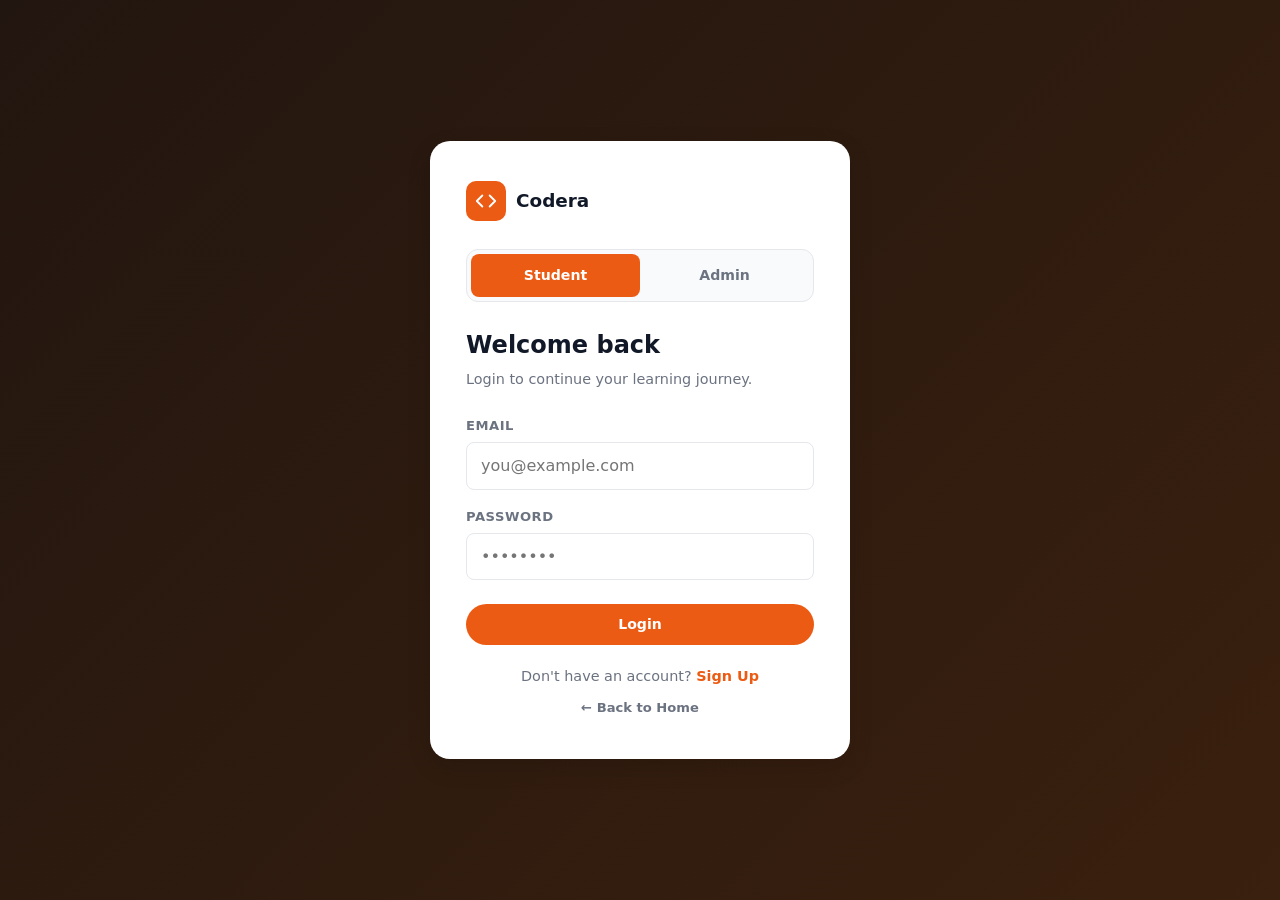
<file: pages/login.html>
<!DOCTYPE html>
<html lang="en">
<head>
  <meta charset="UTF-8" />
  <meta name="viewport" content="width=device-width, initial-scale=1.0" />
  <title>Login — Codera</title>
  <link rel="stylesheet" href="../css/style.css" />
  <style>
    body {
      background: linear-gradient(135deg, var(--dark) 0%, #3a200e 100%);
      min-height: 100vh;
      display: flex;
      align-items: center;
      justify-content: center;
      padding: 24px;
    }
    .auth-box {
      background: var(--white);
      border-radius: var(--radius-lg);
      box-shadow: var(--shadow-md);
      padding: 40px 36px;
      width: 100%;
      max-width: 420px;
    }
    .auth-logo {
      display: flex; align-items: center; gap: 10px;
      margin-bottom: 28px;
    }
    .auth-logo-icon {
      width: 40px; height: 40px;
      background: var(--orange);
      border-radius: 10px;
      display: flex; align-items: center; justify-content: center;
    }
    .auth-logo-name { font-weight: 800; font-size: 1.15rem; }
    .auth-box h2 { font-size: 1.5rem; font-weight: 900; margin-bottom: 4px; }
    .auth-box p.sub { color: var(--text-muted); font-size: .9rem; margin-bottom: 24px; }
    .auth-footer { text-align: center; margin-top: 20px; font-size: .9rem; color: var(--text-muted); }
    .auth-footer a { color: var(--orange); font-weight: 700; }

    /* Role toggle */
    .role-toggle {
      display: grid;
      grid-template-columns: 1fr 1fr;
      background: var(--bg);
      border: 1.5px solid var(--border);
      border-radius: var(--radius);
      padding: 4px;
      margin-bottom: 24px;
    }
    .role-toggle button {
      padding: 10px 0;
      border-radius: 8px;
      font-weight: 700;
      font-size: .88rem;
      color: var(--text-muted);
      background: transparent;
      transition: background .15s, color .15s;
    }
    .role-toggle button.active {
      background: var(--orange);
      color: var(--white);
    }
  </style>
</head>
<body>

  <div class="auth-box">
    <div class="auth-logo">
      <div class="auth-logo-icon">
        <svg width="22" height="22" viewBox="0 0 24 24" fill="none" stroke="white" stroke-width="2" stroke-linecap="round" stroke-linejoin="round">
          <polyline points="16 18 22 12 16 6"/><polyline points="8 6 2 12 8 18"/>
        </svg>
      </div>
      <span class="auth-logo-name">Codera</span>
    </div>

    <div class="role-toggle" id="role-toggle">
      <button type="button" data-role="user" class="active">Student</button>
      <button type="button" data-role="admin">Admin</button>
    </div>

    <h2 id="auth-heading">Welcome back</h2>
    <p class="sub" id="auth-sub">Login to continue your learning journey.</p>

    <div class="alert alert-error" id="error-msg"></div>
    <div class="alert alert-success" id="success-msg"></div>

    <form id="login-form">
      <div class="form-group">
        <label for="email">Email</label>
        <input type="email" id="email" placeholder="you@example.com" required />
      </div>
      <div class="form-group">
        <label for="password">Password</label>
        <input type="password" id="password" placeholder="••••••••" required />
      </div>
      <button type="submit" class="btn btn-primary btn-block" id="submit-btn" style="margin-top:8px;">
        Login
      </button>
    </form>

    <div class="auth-footer" id="signup-footer">
      Don't have an account? <a href="signup.html">Sign Up</a>
    </div>
    <div class="auth-footer" style="margin-top:8px;">
      <a href="../index.html" style="color:var(--text-muted);font-size:.82rem;">← Back to Home</a>
    </div>
  </div>

  <script src="../js/auth.js"></script>
  <script>
    // ----- Role toggle (Student / Admin) -----
    let selectedRole = "user";
    const roleToggle   = document.getElementById("role-toggle");
    const authHeading  = document.getElementById("auth-heading");
    const authSub      = document.getElementById("auth-sub");
    const signupFooter = document.getElementById("signup-footer");

    const roleCopy = {
      user: {
        heading: "Welcome back",
        sub: "Login to continue your learning journey.",
        showSignup: true
      },
      admin: {
        heading: "Admin Login",
        sub: "Login to access the admin panel.",
        showSignup: false
      }
    };

    function setRole(role) {
      selectedRole = role;
      roleToggle.querySelectorAll("button").forEach(btn => {
        btn.classList.toggle("active", btn.dataset.role === role);
      });
      authHeading.textContent = roleCopy[role].heading;
      authSub.textContent = roleCopy[role].sub;
      signupFooter.style.display = roleCopy[role].showSignup ? "block" : "none";
    }

    roleToggle.addEventListener("click", (e) => {
      const btn = e.target.closest("button[data-role]");
      if (btn) setRole(btn.dataset.role);
    });

    // ----- Login submit -----
    const submitBtn = document.getElementById("submit-btn");

    function resetBtn() {
      submitBtn.textContent = "Login";
      submitBtn.disabled = false;
    }

    document.getElementById("login-form").addEventListener("submit", async function(e) {
      e.preventDefault();
      submitBtn.textContent = "Logging in…";
      submitBtn.disabled = true;

      const email    = document.getElementById("email").value.trim();
      const password = document.getElementById("password").value;

      // Never wait forever: abort the request after 10 seconds
      const controller = new AbortController();
      const timer = setTimeout(() => controller.abort(), 10000);

      try {
        const res = await fetch("../php/login.php", {
          method: "POST",
          credentials: "same-origin",
          headers: { "Content-Type": "application/json" },
          body: JSON.stringify({ email, password, type: selectedRole }),
          signal: controller.signal
        });
        clearTimeout(timer);

        const text = await res.text();
        let data;
        try {
          data = JSON.parse(text);
        } catch {
          showAlert("error-msg", `Server error (HTTP ${res.status}). Check that Apache and MySQL are running in XAMPP and that the database is imported.`);
          console.error("login.php returned:", text);
          resetBtn();
          return;
        }

        if (!data.success) {
          showAlert("error-msg", data.message || "Login failed.");
          resetBtn();
          return;
        }

        // Make sure the account's real role matches the tab the user picked
        if (selectedRole === "admin" && data.role !== "admin") {
          showAlert("error-msg", "This account isn't an admin. Switch to Student login.");
          resetBtn();
          return;
        }
        if (selectedRole === "user" && data.role === "admin") {
          showAlert("error-msg", "This is an admin account. Switch to Admin login.");
          resetBtn();
          return;
        }

        showAlert("success-msg", "Login successful! Redirecting…");
        submitBtn.textContent = "Redirecting…";
        const destination = data.role === "admin" ? "admin.html" : "dashboard.html";
        window.location.href = destination;

        // Safety net: if the redirect somehow doesn't happen, unlock the button
        setTimeout(() => {
          resetBtn();
          showAlert("error-msg", "Logged in, but the redirect didn't happen. Open " + destination + " manually.");
        }, 6000);
      } catch (err) {
        clearTimeout(timer);
        if (err.name === "AbortError") {
          showAlert("error-msg", "The server took too long to respond. Make sure Apache and MySQL are both running in XAMPP, then try again.");
        } else {
          showAlert("error-msg", "Couldn't reach the server. Open this page via http://localhost/... (not file://) with Apache running.");
        }
        resetBtn();
      }
    });
  </script>
</body>
</html>
</file>
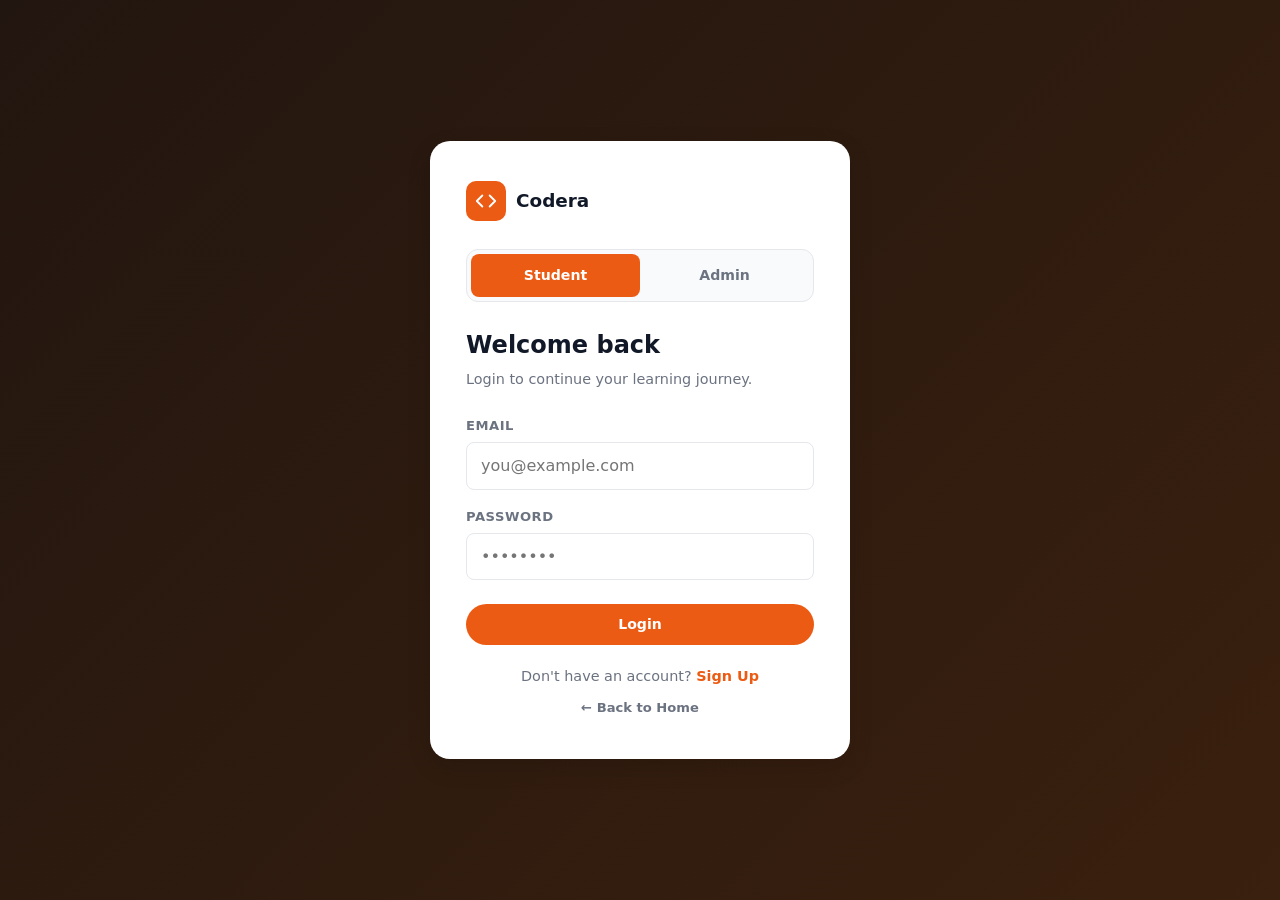
<file: pages/problems.html>
<!DOCTYPE html>
<html lang="en">
<head>
  <meta charset="UTF-8" />
  <meta name="viewport" content="width=device-width, initial-scale=1.0" />
  <title>Coding Problems — Codera</title>
  <link rel="stylesheet" href="../css/style.css" />
  <link rel="stylesheet" href="../css/topbar.css" />
  <style>
    .problems-hero {
      background: linear-gradient(135deg, var(--dark) 0%, var(--dark-soft) 100%);
      padding: 48px 0 40px; margin-bottom: 32px;
    }
    .problems-hero h1 { color:var(--white); font-size:2rem; font-weight:900; }
    .problems-hero p  { color:rgba(255,255,255,.5); margin-top:6px; }

    .filter-bar { display:flex; gap:8px; flex-wrap:wrap; margin-bottom:24px; }
    .filter-btn { padding:7px 18px; border-radius:100px; font-size:.82rem; font-weight:700; border:1.5px solid var(--border); background:var(--white); cursor:pointer; transition:all .15s; }
    .filter-btn:hover  { border-color:var(--orange); color:var(--orange); }
    .filter-btn.active { background:var(--orange); color:var(--white); border-color:var(--orange); }

    .problem-list-item {
      display:flex; align-items:center; gap:16px;
      padding:16px 20px; background:var(--white); border-radius:var(--radius);
      border:1px solid var(--border); margin-bottom:10px; cursor:pointer;
      transition:box-shadow .15s;
    }
    .problem-list-item:hover { box-shadow:var(--shadow); }
    .problem-list-item h4 { font-weight:700; font-size:.95rem; margin-bottom:3px; }
    .problem-num { width:36px; height:36px; border-radius:50%; background:rgba(236,91,19,.1); color:var(--orange); font-weight:700; font-size:.82rem; display:flex;align-items:center;justify-content:center; flex-shrink:0; }

    /* Problem detail modal */
    .problem-detail { max-width:740px; }
    .problem-detail h2 { font-size:1.3rem; font-weight:800; margin-bottom:8px; }
    .problem-detail h4 { font-weight:700; margin:16px 0 6px; color:var(--orange); }
    .problem-detail p  { font-size:.93rem; line-height:1.7; color:var(--text); }
    .problem-detail pre {
      background:#1e1e2e; color:#cdd6f4; border-radius:var(--radius);
      padding:16px 20px; font-family:'Courier New',monospace; font-size:.85rem; margin:8px 0;
    }
    .hint-box {
      background:#fef3c7; border:1px solid #fcd34d; border-radius:var(--radius);
      padding:12px 16px; font-size:.88rem; margin:8px 0;
    }

    .code-editor {
      width:100%; min-height:180px; resize:vertical; box-sizing:border-box;
      background:#1e1e2e; color:#cdd6f4; border:1px solid #313244; border-radius:var(--radius);
      padding:14px 16px; font-family:'Courier New',monospace; font-size:.88rem; line-height:1.5;
      tab-size:2;
    }
    .code-editor:focus { outline:2px solid var(--orange); border-color:var(--orange); }

    .judge-banner { padding:10px 14px; border-radius:var(--radius); font-size:.9rem; font-weight:700; margin-bottom:10px; }
    .judge-banner.pass { background:#f0fdf4; color:#166534; border:1px solid #86efac; }
    .judge-banner.fail { background:#fef2f2; color:#991b1b; border:1px solid #fca5a5; }
    .judge-banner.info { background:#eff6ff; color:#1e40af; border:1px solid #93c5fd; }

    .judge-row { padding:10px 12px; border-radius:8px; margin-bottom:8px; font-size:.85rem; line-height:1.5; }
    .judge-row.pass { background:#f0fdf4; border-left:3px solid #22c55e; }
    .judge-row.fail { background:#fef2f2; border-left:3px solid #ef4444; }
    .judge-row code { background:rgba(0,0,0,.06); padding:1px 5px; border-radius:4px; }

    .history-row { display:flex; justify-content:space-between; padding:8px 0; border-bottom:1px solid var(--border); font-size:.85rem; }
    .history-row:last-child { border-bottom:none; }
  </style>
</head>
<body>

  <nav class="topbar">
    <a href="dashboard.html" class="topbar-logo">
      <div class="topbar-logo-icon">
        <svg width="22" height="22" viewBox="0 0 24 24" fill="none" stroke="white" stroke-width="2" stroke-linecap="round" stroke-linejoin="round">
          <polyline points="16 18 22 12 16 6"/><polyline points="8 6 2 12 8 18"/>
        </svg>
      </div>
      <span class="topbar-logo-name">Codera</span>
    </a>
    <div class="topbar-nav">
      <a href="dashboard.html">Dashboard</a>
      <a href="courses.html">Courses</a>
      <a href="problems.html" class="active">Problems</a>
      <a href="visualizer.html">Visualizer</a>
      <a href="community.html">Community</a>
    </div>
    <div class="topbar-right"></div>
  </nav>

  <div class="page-wrapper">
    <div class="problems-hero">
      <div class="container">
        <p class="section-label">Practice</p>
        <h1>Coding Problems</h1>
        <p>Sharpen your programming skills with curated challenges.</p>
      </div>
    </div>

    <div class="container" style="padding-bottom:48px;">
      <div class="filter-bar">
        <button class="filter-btn active" onclick="filterProblems('all', this)">All</button>
        <button class="filter-btn" onclick="filterProblems('Easy', this)">Easy</button>
        <button class="filter-btn" onclick="filterProblems('Medium', this)">Medium</button>
        <button class="filter-btn" onclick="filterProblems('Hard', this)">Hard</button>
      </div>
      <div id="problems-list">
        <div class="spinner"></div>
      </div>
    </div>
  </div>

  <!-- Problem detail modal -->
  <div class="modal-overlay" id="problem-modal">
    <div class="modal problem-detail">
      <button class="modal-close" onclick="closeModal('problem-modal')">✕</button>
      <h2 id="modal-title">—</h2>
      <div style="display:flex;gap:8px;margin-bottom:16px;">
        <span class="badge" id="modal-badge">—</span>
      </div>
      <h4>Description</h4>
      <p id="modal-desc">—</p>
      <h4>Example</h4>
      <div>
        <p style="font-size:.82rem;color:var(--text-muted);margin-bottom:4px;">Input:</p>
        <pre id="modal-input">—</pre>
        <p style="font-size:.82rem;color:var(--text-muted);margin-bottom:4px;">Output:</p>
        <pre id="modal-output">—</pre>
      </div>
      <h4>Hint</h4>
      <div class="hint-box" id="modal-hint">—</div>

      <div style="display:flex;align-items:center;justify-content:space-between;gap:8px;flex-wrap:wrap;">
        <h4 style="margin:0;">Your Code</h4>
        <select id="lang-select" onchange="onLanguageChange()" style="padding:6px 10px;border:1.5px solid var(--border);border-radius:8px;font-weight:700;font-size:.85rem;">
          <option value="javascript">JavaScript</option>
          <option value="c">C</option>
          <option value="cpp">C++</option>
        </select>
      </div>
      <textarea id="code-editor" class="code-editor" spellcheck="false" placeholder="// Write your function here, then Run against the example or Submit to check it against all test cases."></textarea>
      <div style="display:flex;align-items:center;gap:8px;margin-top:10px;">
        <button class="btn btn-outline-dark btn-sm" id="run-btn" onclick="runCode()">▶ Run</button>
        <button class="btn btn-primary btn-sm" id="submit-btn" onclick="submitCode()">Submit</button>
        <span id="judge-status" class="text-muted text-sm"></span>
      </div>
      <div id="judge-results" style="margin-top:14px;"></div>

      <div style="margin-top:20px;">
        <h4 style="cursor:pointer;user-select:none;" onclick="toggleHistory()">📜 Submission History <span id="history-toggle-icon">▾</span></h4>
        <div id="submission-history" style="display:none;"></div>
      </div>
    </div>
  </div>

  <script src="../js/auth.js"></script>
  <script src="../js/topbar.js"></script>
  <script src="../js/problems.js"></script>
</body>
</html>
</file>
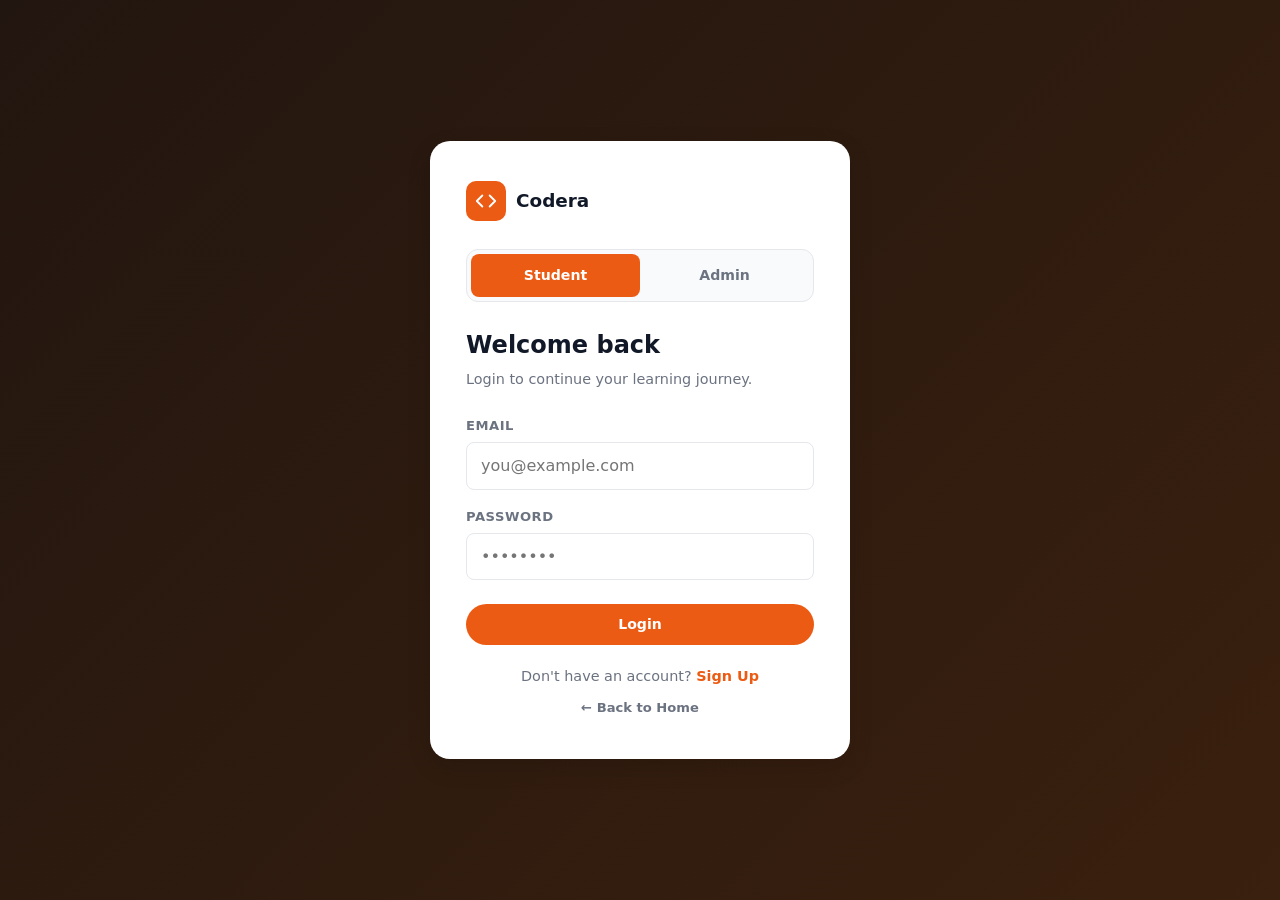
<file: pages/profile.html>
<!DOCTYPE html>
<html lang="en">
<head>
  <meta charset="UTF-8" />
  <meta name="viewport" content="width=device-width, initial-scale=1.0" />
  <title>Profile — Codera</title>
  <link rel="stylesheet" href="../css/style.css" />
  <style>
    .profile-hero { background:linear-gradient(135deg,var(--dark) 0%,var(--dark-soft) 100%); padding:48px 0 80px; margin-bottom:0; }
    .profile-avatar-wrap { display:flex;flex-direction:column;align-items:center;margin-top:-56px;margin-bottom:20px; }
    .profile-layout { display:grid; grid-template-columns:1fr 340px; gap:28px; align-items:start; }
    .profile-stat { text-align:center; }
    .profile-stat .val { font-size:1.8rem; font-weight:900; color:var(--orange); }
    .profile-stat .lbl { font-size:.8rem; color:rgba(255,255,255,.5); margin-top:2px; }
    .profile-stats-row { display:flex; gap:48px; justify-content:center; }

    .profile-card { background:var(--white); border-radius:var(--radius-lg); box-shadow:var(--shadow); border:1px solid var(--border); overflow:hidden; }
    .profile-card-header { padding:18px 24px; border-bottom:1px solid var(--border); font-weight:700; font-size:1rem; }
    .profile-card-body { padding:24px; }
    @media (max-width:800px) { .profile-layout { grid-template-columns:1fr; } }
  </style>
</head>
<body>

  <nav class="topbar">
    <a href="dashboard.html" class="topbar-logo">
      <div class="topbar-logo-icon">
        <svg width="22" height="22" viewBox="0 0 24 24" fill="none" stroke="white" stroke-width="2" stroke-linecap="round" stroke-linejoin="round">
          <polyline points="16 18 22 12 16 6"/><polyline points="8 6 2 12 8 18"/>
        </svg>
      </div>
      <span class="topbar-logo-name">Codera</span>
    </a>
    <div class="topbar-nav">
      <a href="dashboard.html">Dashboard</a>
      <a href="courses.html">Courses</a>
      <a href="problems.html">Problems</a>
      <a href="visualizer.html">Visualizer</a>
      <a href="community.html">Community</a>
    </div>
    <div class="topbar-right">
      <div class="avatar" id="topbar-avatar" style="width:32px;height:32px;font-size:.85rem;">?</div>
      <a href="profile.html" class="btn btn-outline btn-sm active">Profile</a>
      <a href="../php/logout.php" class="btn btn-danger btn-sm">Logout</a>
    </div>
  </nav>

  <div class="page-wrapper">
    <!-- Hero -->
    <div class="profile-hero">
      <div class="container" style="text-align:center;">
        <p class="section-label" style="text-align:center;">My Account</p>
        <h1 style="color:white;font-size:2rem;font-weight:900;" id="hero-name">Student</h1>
        <p style="color:rgba(255,255,255,.5);margin-top:6px;" id="hero-email">—</p>
        <div class="profile-stats-row mt-24">
          <div class="profile-stat"><div class="val" id="stat-courses">0</div><div class="lbl">Courses Enrolled</div></div>
          <div class="profile-stat"><div class="val" id="stat-lessons">0</div><div class="lbl">Lessons Completed</div></div>
        </div>
      </div>
    </div>

    <div class="container" style="padding-top:32px;padding-bottom:48px;">
      <div class="profile-layout">
        <!-- Edit profile -->
        <div>
          <div class="profile-card mb-24">
            <div class="profile-card-header">Edit Profile</div>
            <div class="profile-card-body">
              <div class="alert alert-error" id="profile-error"></div>
              <div class="alert alert-success" id="profile-success"></div>
              <form id="profile-form">
                <div class="form-group">
                  <label>Full Name</label>
                  <input type="text" id="full_name" required />
                </div>
                <div class="form-group">
                  <label>Email (read-only)</label>
                  <input type="email" id="email" readonly style="background:#f9fafb;color:var(--text-muted);" />
                </div>
                <div class="form-group">
                  <label>Bio</label>
                  <textarea id="bio" rows="3" placeholder="Tell us a bit about yourself…" style="resize:vertical;"></textarea>
                </div>
                <button type="submit" class="btn btn-primary">Save Changes</button>
              </form>
            </div>
          </div>

          <!-- Change password -->
          <div class="profile-card">
            <div class="profile-card-header">Change Password</div>
            <div class="profile-card-body">
              <div class="alert alert-error"   id="pwd-error"></div>
              <div class="alert alert-success" id="pwd-success"></div>
              <form id="password-form">
                <div class="form-group">
                  <label>Current Password</label>
                  <input type="password" id="current_password" placeholder="••••••••" />
                </div>
                <div class="form-group">
                  <label>New Password</label>
                  <input type="password" id="new_password" placeholder="Minimum 6 characters" minlength="6" />
                </div>
                <div class="form-group">
                  <label>Confirm New Password</label>
                  <input type="password" id="confirm_new_password" placeholder="Repeat new password" />
                </div>
                <button type="submit" class="btn btn-primary">Update Password</button>
              </form>
            </div>
          </div>
        </div>

        <!-- Sidebar: account info + danger zone -->
        <div style="display:flex;flex-direction:column;gap:20px;">
          <div class="profile-card">
            <div class="profile-card-header">Account Info</div>
            <div class="profile-card-body">
              <div style="display:flex;flex-direction:column;gap:12px;">
                <div>
                  <p class="text-muted text-sm">Full Name</p>
                  <p class="text-bold" id="info-name">—</p>
                </div>
                <div>
                  <p class="text-muted text-sm">Email</p>
                  <p class="text-bold" id="info-email">—</p>
                </div>
                <div>
                  <p class="text-muted text-sm">Member Since</p>
                  <p class="text-bold" id="info-joined">—</p>
                </div>
                <div>
                  <p class="text-muted text-sm">Bio</p>
                  <p id="info-bio" style="font-size:.9rem;color:var(--text);">—</p>
                </div>
              </div>
            </div>
          </div>

          <div class="profile-card">
            <div class="profile-card-header" style="color:#dc2626;">Danger Zone</div>
            <div class="profile-card-body">
              <p class="text-muted text-sm mb-16">Logging out will end your session and require you to log in again.</p>
              <a href="../php/logout.php" class="btn btn-danger btn-block">Logout</a>
            </div>
          </div>
        </div>
      </div>
    </div>
  </div>

  <script src="../js/auth.js"></script>
  <script src="../js/profile.js"></script>
</body>
</html>
</file>
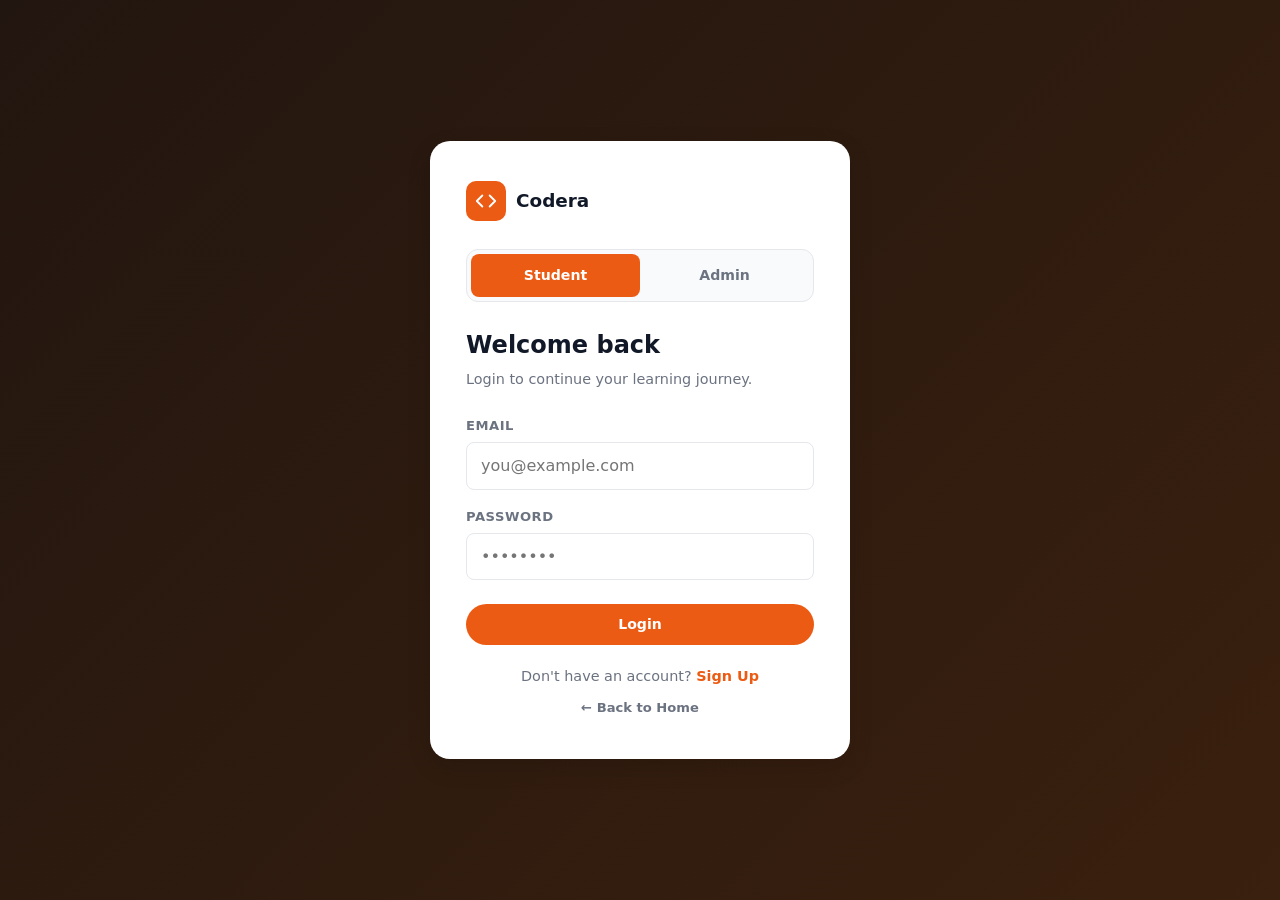
<file: pages/quiz.html>
<!DOCTYPE html>
<html lang="en">
<head>
  <meta charset="UTF-8" />
  <meta name="viewport" content="width=device-width, initial-scale=1.0" />
  <title>Quiz — Codera</title>
  <link rel="stylesheet" href="../css/style.css" />
  <link rel="stylesheet" href="../css/quiz.css" />
</head>
<body>

  <nav class="topbar">
    <a href="dashboard.html" class="topbar-logo">
      <div class="topbar-logo-icon">
        <svg width="22" height="22" viewBox="0 0 24 24" fill="none" stroke="white" stroke-width="2" stroke-linecap="round" stroke-linejoin="round">
          <polyline points="16 18 22 12 16 6"/><polyline points="8 6 2 12 8 18"/>
        </svg>
      </div>
      <span class="topbar-logo-name">Codera</span>
    </a>
    <div class="topbar-nav">
      <a href="dashboard.html">Dashboard</a>
      <a href="courses.html" class="active">Courses</a>
      <a href="problems.html">Problems</a>
      <a href="visualizer.html">Visualizer</a>
      <a href="community.html">Community</a>
    </div>
    <div class="topbar-right">
      <div class="avatar" id="topbar-avatar" style="width:32px;height:32px;font-size:.85rem;">?</div>
      <a href="profile.html" class="btn btn-outline btn-sm">Profile</a>
      <a href="../php/logout.php" class="btn btn-danger btn-sm">Logout</a>
    </div>
  </nav>

  <div class="page-wrapper" style="padding-top:calc(var(--topbar-h) + 24px);">
    <div class="container" style="padding-bottom:48px;">
      <div class="quiz-container">
        <a id="back-link" href="course-details.html" style="color:var(--text-muted);font-size:.85rem;display:inline-block;margin-bottom:20px;">← Back to Course</a>

        <div id="quiz-loading"><div class="spinner"></div></div>

        <!-- Quiz section -->
        <div id="quiz-section" style="display:none;">
          <div style="margin-bottom:24px;">
            <p class="section-label" id="quiz-course-label">—</p>
            <h2 style="font-size:1.5rem;font-weight:900;" id="quiz-title">—</h2>
            <p class="text-muted text-sm mt-8">Answer all questions and click Submit to see your results.</p>
          </div>

          <!-- Best previous score -->
          <div id="best-score-banner" style="display:none;" class="card" style="margin-bottom:20px;">
            <div class="card-body" style="display:flex;align-items:center;gap:12px;">
              <span style="font-size:1.4rem;">🏆</span>
              <div>
                <p class="text-bold">Previous Best</p>
                <p class="text-muted text-sm" id="best-score-text">—</p>
              </div>
            </div>
          </div>

          <div style="margin-bottom:16px;">
            <div class="quiz-progress-header">
              <span id="q-count-label">0 questions</span>
              <span id="q-answered-label">0 answered</span>
            </div>
            <div class="progress-bar-wrap">
              <div class="progress-bar-fill" id="q-progress-bar" style="width:0%"></div>
            </div>
          </div>

          <form id="quiz-form">
            <div id="questions-container"></div>
            <button type="submit" class="btn btn-primary btn-lg btn-block" style="margin-top:24px;">
              Submit Quiz
            </button>
          </form>
        </div>

        <!-- Results section -->
        <div id="results-section" style="display:none;">
          <div class="card result-card">
            <div class="result-score-ring" id="score-ring">
              <div class="result-score-value" id="score-val">0%</div>
            </div>
            <p class="result-feedback" id="result-feedback">—</p>
            <p class="result-sub" id="result-sub">—</p>
            <div style="display:flex;gap:12px;justify-content:center;flex-wrap:wrap;">
              <button class="btn btn-primary btn-lg" onclick="retakeQuiz()">Retake Quiz</button>
              <a id="course-link" href="course-details.html" class="btn btn-outline-dark btn-lg">Back to Course</a>
            </div>
          </div>

          <!-- Feedback -->
          <h3 style="font-weight:800;margin:28px 0 16px;">Question Review</h3>
          <div id="feedback-container"></div>
        </div>
      </div>
    </div>
  </div>

  <script src="../js/auth.js"></script>
  <script src="../js/quiz.js"></script>
</body>
</html>
</file>
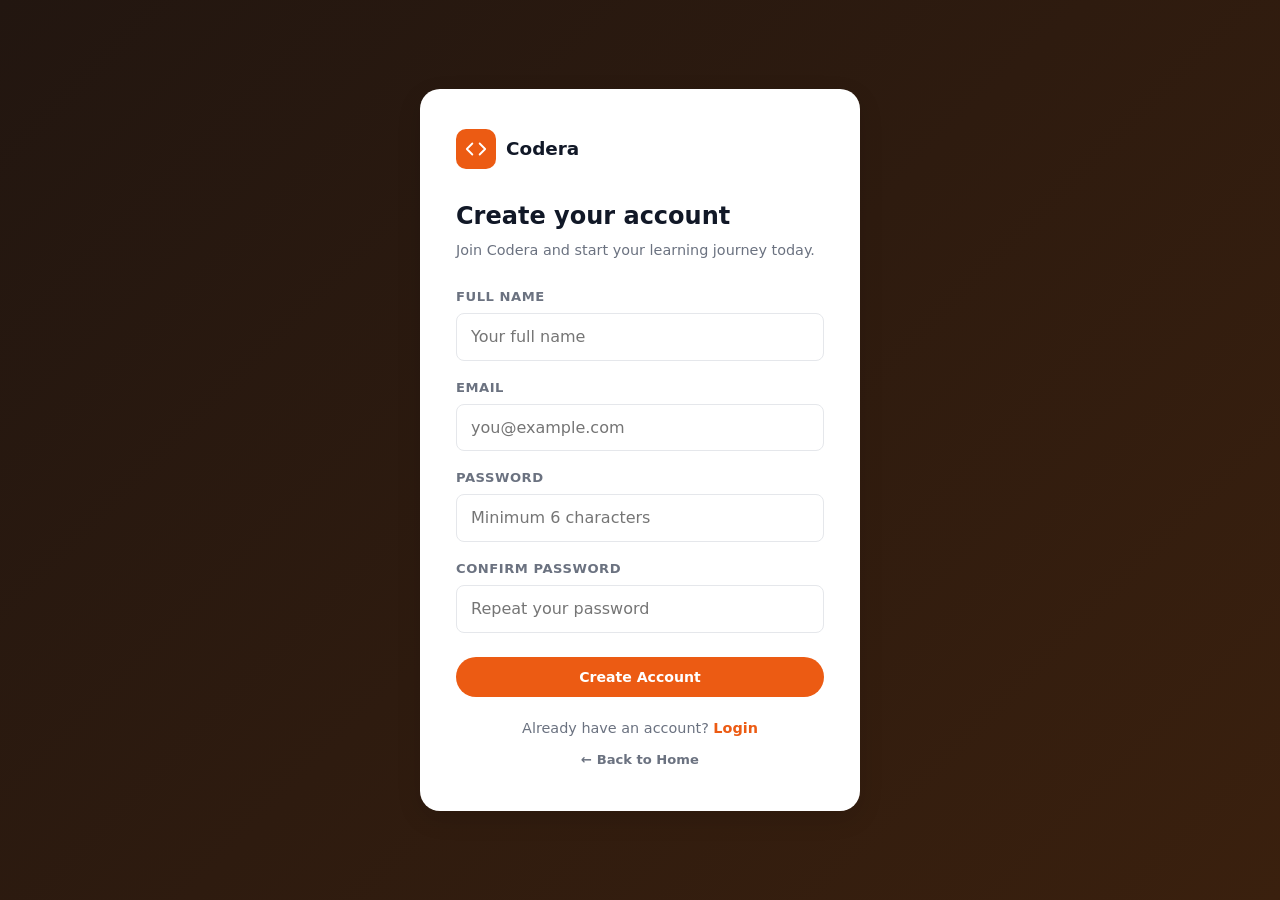
<file: pages/signup.html>
<!DOCTYPE html>
<html lang="en">
<head>
  <meta charset="UTF-8" />
  <meta name="viewport" content="width=device-width, initial-scale=1.0" />
  <title>Sign Up — Codera</title>
  <link rel="stylesheet" href="../css/style.css" />
  <style>
    body {
      background: linear-gradient(135deg, var(--dark) 0%, #3a200e 100%);
      min-height: 100vh;
      display: flex;
      align-items: center;
      justify-content: center;
      padding: 24px;
    }
    .auth-box {
      background: var(--white);
      border-radius: var(--radius-lg);
      box-shadow: var(--shadow-md);
      padding: 40px 36px;
      width: 100%;
      max-width: 440px;
    }
    .auth-logo { display:flex;align-items:center;gap:10px;margin-bottom:28px; }
    .auth-logo-icon { width:40px;height:40px;background:var(--orange);border-radius:10px;display:flex;align-items:center;justify-content:center; }
    .auth-logo-name { font-weight:800;font-size:1.15rem; }
    .auth-box h2 { font-size:1.5rem;font-weight:900;margin-bottom:4px; }
    .auth-box p.sub { color:var(--text-muted);font-size:.9rem;margin-bottom:24px; }
    .auth-footer { text-align:center;margin-top:20px;font-size:.9rem;color:var(--text-muted); }
    .auth-footer a { color:var(--orange);font-weight:700; }
  </style>
</head>
<body>

  <div class="auth-box">
    <div class="auth-logo">
      <div class="auth-logo-icon">
        <svg width="22" height="22" viewBox="0 0 24 24" fill="none" stroke="white" stroke-width="2" stroke-linecap="round" stroke-linejoin="round">
          <polyline points="16 18 22 12 16 6"/><polyline points="8 6 2 12 8 18"/>
        </svg>
      </div>
      <span class="auth-logo-name">Codera</span>
    </div>

    <h2>Create your account</h2>
    <p class="sub">Join Codera and start your learning journey today.</p>

    <div class="alert alert-error" id="error-msg"></div>
    <div class="alert alert-success" id="success-msg"></div>

    <form id="signup-form">
      <div class="form-group">
        <label for="full_name">Full Name</label>
        <input type="text" id="full_name" placeholder="Your full name" required />
      </div>
      <div class="form-group">
        <label for="email">Email</label>
        <input type="email" id="email" placeholder="you@example.com" required />
      </div>
      <div class="form-group">
        <label for="password">Password</label>
        <input type="password" id="password" placeholder="Minimum 6 characters" required minlength="6" />
      </div>
      <div class="form-group">
        <label for="confirm_password">Confirm Password</label>
        <input type="password" id="confirm_password" placeholder="Repeat your password" required />
      </div>
      <button type="submit" class="btn btn-primary btn-block" id="submit-btn" style="margin-top:8px;">
        Create Account
      </button>
    </form>

    <div class="auth-footer">
      Already have an account? <a href="login.html">Login</a>
    </div>
    <div class="auth-footer" style="margin-top:8px;">
      <a href="../index.html" style="color:var(--text-muted);font-size:.82rem;">← Back to Home</a>
    </div>
  </div>

  <script src="../js/auth.js"></script>
  <script>
    document.getElementById("signup-form").addEventListener("submit", async function(e) {
      e.preventDefault();
      const btn = document.getElementById("submit-btn");
      btn.textContent = "Creating account…";
      btn.disabled = true;

      const full_name        = document.getElementById("full_name").value.trim();
      const email            = document.getElementById("email").value.trim();
      const password         = document.getElementById("password").value;
      const confirm_password = document.getElementById("confirm_password").value;

      if (password !== confirm_password) {
        showAlert("error-msg", "Passwords do not match.");
        btn.textContent = "Create Account";
        btn.disabled = false;
        return;
      }

      try {
        const res = await fetch("../php/signup.php", {
          method: "POST",
          headers: { "Content-Type": "application/json" },
          body: JSON.stringify({ full_name, email, password, confirm_password })
        });

        if (!res.ok) {
          showAlert("error-msg", `Server responded with an error (HTTP ${res.status}). This usually means a PHP error, not a network problem — check the PHP error log or the browser's Network tab for the actual response body.`);
          btn.textContent = "Create Account";
          btn.disabled = false;
          return;
        }

        let data;
        try {
          data = await res.json();
        } catch {
          showAlert("error-msg", "The server didn't return valid JSON. Open DevTools → Network → signup.php → Response to see what was actually returned (often a PHP warning or an HTML error page).");
          btn.textContent = "Create Account";
          btn.disabled = false;
          return;
        }

        if (data.success) {
          showAlert("success-msg", "Account created! Redirecting to dashboard…");
          setTimeout(() => { window.location.href = "dashboard.html"; }, 900);
        } else {
          showAlert("error-msg", data.message || "Registration failed.");
          btn.textContent = "Create Account";
          btn.disabled = false;
        }
      } catch {
        showAlert("error-msg", "Couldn't reach the server at all. Check that this page's URL starts with http://localhost/ (not file://), that the project folder is inside XAMPP's htdocs, and that Apache is running.");
        btn.textContent = "Create Account";
        btn.disabled = false;
      }
    });
  </script>
</body>
</html>
</file>
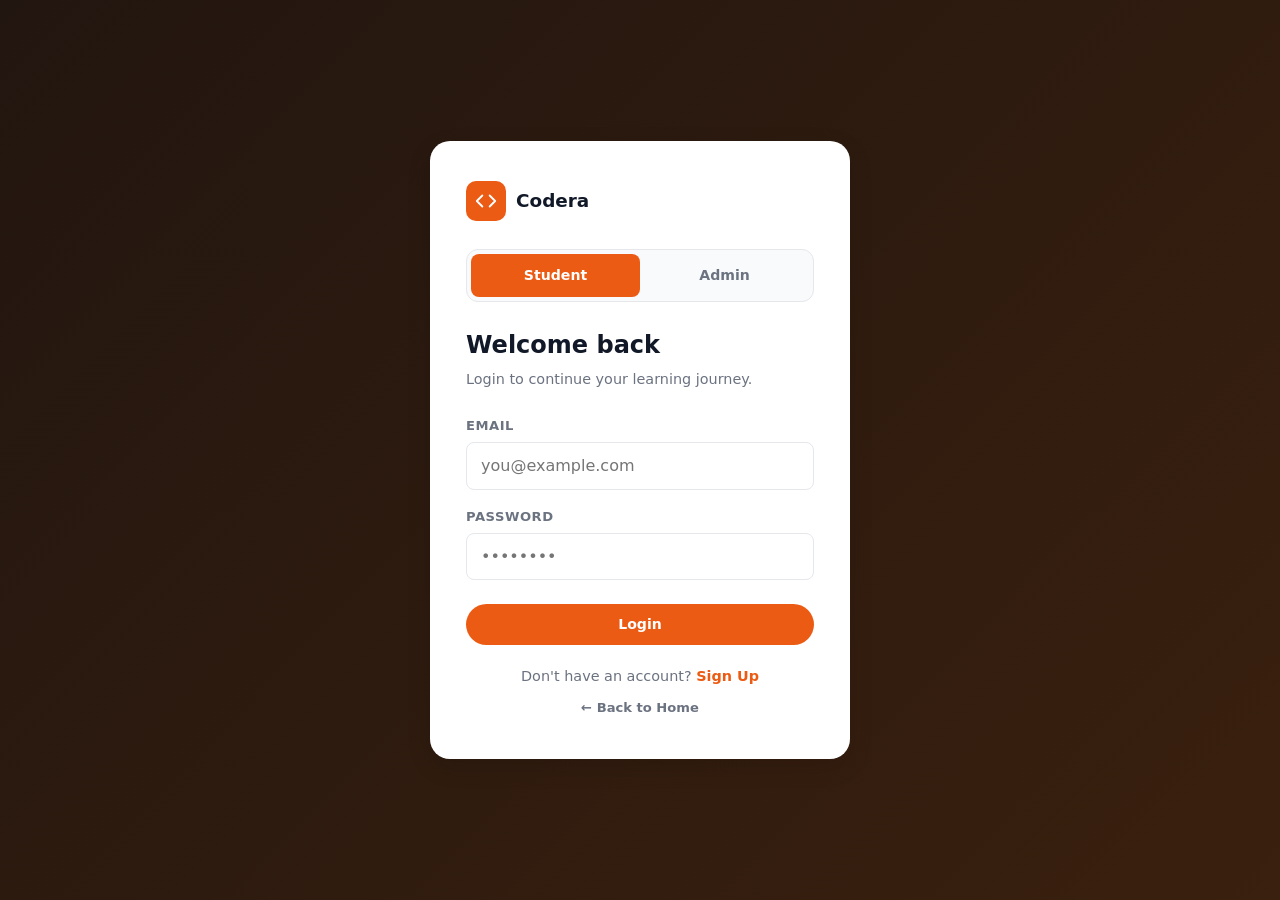
<file: pages/visualizer.html>
<!DOCTYPE html>
<html lang="en">
<head>
  <meta charset="UTF-8" />
  <meta name="viewport" content="width=device-width, initial-scale=1.0" />
  <title>Visualizer — Codera</title>
  <link rel="stylesheet" href="../css/style.css" />
  <link rel="stylesheet" href="../css/visualizer.css" />
  <link rel="stylesheet" href="../css/topbar.css" />
</head>
<body>

  <nav class="topbar">
    <a href="dashboard.html" class="topbar-logo">
      <div class="topbar-logo-icon">
        <svg width="22" height="22" viewBox="0 0 24 24" fill="none" stroke="white" stroke-width="2" stroke-linecap="round" stroke-linejoin="round">
          <polyline points="16 18 22 12 16 6"/><polyline points="8 6 2 12 8 18"/>
        </svg>
      </div>
      <span class="topbar-logo-name">Codera</span>
    </a>
    <div class="topbar-nav">
      <a href="dashboard.html">Dashboard</a>
      <a href="courses.html">Courses</a>
      <a href="problems.html">Problems</a>
      <a href="visualizer.html" class="active">Visualizer</a>
      <a href="community.html">Community</a>
    </div>
    <div class="topbar-right"></div>
  </nav>

  <div class="page-wrapper">
    <div style="background:linear-gradient(135deg,var(--dark) 0%,var(--dark-soft) 100%);padding:48px 0 40px;margin-bottom:32px;">
      <div class="container">
        <p class="section-label">Interactive Learning</p>
        <h1 style="color:var(--white);font-size:2rem;font-weight:900;">Concept Visualizer</h1>
        <p style="color:rgba(255,255,255,.5);margin-top:6px;">Understand sorting algorithms, variables, and loops step by step.</p>
      </div>
    </div>

    <div class="container" style="padding-bottom:48px;">

      <!-- Tabs -->
      <div class="viz-tabs">
        <button class="viz-tab active" onclick="showTab('sorting', this)">Sorting Algorithms</button>
        <button class="viz-tab" onclick="showTab('variables', this)">Variables &amp; Types</button>
        <button class="viz-tab" onclick="showTab('loops', this)">Loop Visualizer</button>
      </div>

      <!--Sorting -->
      <div class="viz-panel active" id="tab-sorting">

        <!-- Algorithm cards -->
        <div id="sort-list-view">
          <p class="text-muted text-sm mb-16">Choose a sorting algorithm to see it step by step.</p>
          <div class="sort-grid" id="sort-grid"></div>
        </div>

        <!-- Simulation -->
        <div id="sort-detail-view" style="display:none;">
          <button class="btn btn-outline-dark btn-sm mb-16" onclick="closeSort()">← All Algorithms</button>
          <div class="card">
            <div class="card-header" id="sort-title">Sort Visualizer</div>
            <div class="card-body">
              <p class="text-muted text-sm mb-16">Enter comma-separated numbers (max 12), then press Start. You can pause, resume or go one step at a time.</p>
              <div class="viz-controls">
                <input class="viz-input" type="text" id="sort-input" value="64, 34, 25, 12, 22, 11, 90" placeholder="e.g. 5, 3, 8, 1, 9" onchange="resetSort()" />
                <button class="btn btn-primary" id="sort-main-btn" onclick="toggleSort()">▶ Start</button>
                <button class="btn btn-outline-dark" id="sort-pause-btn" onclick="pauseSort()" disabled>⏸ Pause</button>
                <button class="btn btn-outline-dark" id="sort-step-btn" onclick="stepSort()">Step ›</button>
                <button class="btn btn-outline-dark" onclick="resetSort()">Reset</button>
                <button class="btn btn-outline-dark" id="sort-random-btn" onclick="randomSort()">Random</button>
                <label style="font-size:.85rem;color:var(--text-muted);display:flex;align-items:center;gap:6px;">
                  Speed:
                  <select id="sort-speed" style="width:auto;padding:6px 10px;">
                    <option value="900">Slow</option>
                    <option value="450" selected>Normal</option>
                    <option value="150">Fast</option>
                  </select>
                </label>
              </div>

              <div class="sort-stats">
                <span class="sort-status idle" id="sort-status">Ready</span>
                <span>Comparisons: <strong id="sort-comps">0</strong></span>
                <span>Swaps / Writes: <strong id="sort-moves">0</strong></span>
                <span class="sort-legend">
                  <i class="lg comparing"></i>Comparing
                  <i class="lg swapping"></i>Swap / Write
                  <i class="lg pivot"></i>Pivot / Min
                  <i class="lg sorted"></i>Sorted
                </span>
              </div>

              <div class="sort-split">
                <div class="code-panel">
                  <div class="code-panel-head">Simulation</div>
                  <div class="viz-canvas sim-body" id="sort-canvas">
                    <div class="bar-chart" id="bar-chart"></div>
                  </div>
                </div>
                <div class="code-panel">
                  <div class="code-panel-head">What's happening</div>
                  <div class="viz-log" id="sort-log">
                    <div class="log-line">— Press Start to begin —</div>
                  </div>
                </div>
                <div class="code-panel">
                  <div class="code-panel-head">Code</div>
                  <div class="code-body" id="sort-code"></div>
                </div>
              </div>
            </div>
          </div>

          <div class="card mt-16">
            <div class="card-header" id="sort-about-title">How it Works</div>
            <div class="card-body" id="sort-about" style="font-size:.92rem;line-height:1.75;color:var(--text);"></div>
          </div>
        </div>
      </div>

      <!--Variables-->
      <div class="viz-panel" id="tab-variables">
        <div class="card">
          <div class="card-header">Variable &amp; Type Inspector</div>
          <div class="card-body">
            <p class="text-muted text-sm mb-16">Declare JavaScript variables below and see how they are stored and what type they are.</p>
            <div class="viz-controls">
              <input class="viz-input" type="text" id="var-input" placeholder='e.g. let age = 21; const name = "Alice"; let active = true;' />
              <button class="btn btn-primary" onclick="inspectVars()">Inspect</button>
              <button class="btn btn-outline-dark" onclick="clearVars()">Clear</button>
            </div>
            <div class="viz-canvas" id="var-canvas">
              <p style="color:rgba(255,255,255,.4);font-size:.88rem;">Declare some variables and click Inspect.</p>
            </div>
          </div>
        </div>

        <div class="card mt-16">
          <div class="card-header">JavaScript Data Types</div>
          <div class="card-body">
            <div class="grid-3" style="gap:12px;">
              <div style="background:#1e1e2e;border-radius:var(--radius);padding:14px;">
                <p style="color:var(--orange);font-weight:700;font-size:.82rem;margin-bottom:6px;">number</p>
                <code style="color:#cdd6f4;font-family:monospace;font-size:.82rem;">let x = 42;</code>
              </div>
              <div style="background:#1e1e2e;border-radius:var(--radius);padding:14px;">
                <p style="color:var(--orange);font-weight:700;font-size:.82rem;margin-bottom:6px;">string</p>
                <code style="color:#cdd6f4;font-family:monospace;font-size:.82rem;">let s = "hello";</code>
              </div>
              <div style="background:#1e1e2e;border-radius:var(--radius);padding:14px;">
                <p style="color:var(--orange);font-weight:700;font-size:.82rem;margin-bottom:6px;">boolean</p>
                <code style="color:#cdd6f4;font-family:monospace;font-size:.82rem;">let ok = true;</code>
              </div>
              <div style="background:#1e1e2e;border-radius:var(--radius);padding:14px;">
                <p style="color:var(--orange);font-weight:700;font-size:.82rem;margin-bottom:6px;">array</p>
                <code style="color:#cdd6f4;font-family:monospace;font-size:.82rem;">let arr = [1,2,3];</code>
              </div>
              <div style="background:#1e1e2e;border-radius:var(--radius);padding:14px;">
                <p style="color:var(--orange);font-weight:700;font-size:.82rem;margin-bottom:6px;">object</p>
                <code style="color:#cdd6f4;font-family:monospace;font-size:.82rem;">let o = {a:1};</code>
              </div>
              <div style="background:#1e1e2e;border-radius:var(--radius);padding:14px;">
                <p style="color:var(--orange);font-weight:700;font-size:.82rem;margin-bottom:6px;">undefined / null</p>
                <code style="color:#cdd6f4;font-family:monospace;font-size:.82rem;">let u;</code>
              </div>
            </div>
          </div>
        </div>
      </div>

      <!--Loops-->
      <div class="viz-panel" id="tab-loops">
        <div class="card">
          <div class="card-header">For Loop Visualizer</div>
          <div class="card-body">
            <p class="text-muted text-sm mb-16">Set the loop parameters and watch each iteration execute step by step.</p>
            <div class="viz-controls">
              <label style="font-size:.85rem;color:var(--text-muted);">Start:
                <input type="number" id="loop-start" value="0" style="width:70px;margin-left:6px;" />
              </label>
              <label style="font-size:.85rem;color:var(--text-muted);">End:
                <input type="number" id="loop-end" value="5" style="width:70px;margin-left:6px;" />
              </label>
              <label style="font-size:.85rem;color:var(--text-muted);">Step:
                <input type="number" id="loop-step" value="1" min="1" style="width:70px;margin-left:6px;" />
              </label>
              <button class="btn btn-primary" onclick="runLoop()">▶ Run</button>
              <button class="btn btn-outline-dark" onclick="clearLoop()">Clear</button>
            </div>

            <div class="viz-canvas" id="loop-canvas" style="min-height:160px;">
              <p style="color:rgba(255,255,255,.4);font-size:.88rem;">Set loop parameters and click Run.</p>
            </div>
          </div>
        </div>

        <div class="card mt-16">
          <div class="card-header">Loop Syntax Reference</div>
          <div class="card-body">
            <pre style="background:#1e1e2e;color:#cdd6f4;border-radius:var(--radius);padding:16px 20px;font-size:.85rem;line-height:1.7;">/* for loop */
for (let i = start; i &lt; end; i += step) {
  console.log("i =", i);
}

/* while loop */
let i = start;
while (i &lt; end) {
  console.log("i =", i);
  i += step;
}

/* for...of loop (arrays) */
const arr = [10, 20, 30];
for (const val of arr) {
  console.log(val);
}</pre>
          </div>
        </div>
      </div>

    </div>
  </div>

  <script src="../js/auth.js"></script>
  <script src="../js/topbar.js"></script>
  <script src="../js/visualizer.js"></script>
</body>
</html>
</file>
<file: css/style.css>
/* =====================================================
   Codera Global Styles
   Colors: --orange #EC5B13  --dark #221610  --green-light #DAF8BE
   ===================================================== */

:root {
  --orange:      #EC5B13;
  --dark:        #221610;
  --dark-soft:   #3a200e;
  --green-light: #DAF8BE;
  --bg:          #F9FAFB;
  --white:       #ffffff;
  --border:      #e5e7eb;
  --text:        #111827;
  --text-muted:  #6b7280;
  --shadow:      0 4px 6px rgba(0,0,0,0.08);
  --shadow-md:   0 8px 24px rgba(0,0,0,0.12);
  --radius:      12px;
  --radius-lg:   20px;
  --topbar-h:    64px;
}

/* Reset */
*, *::before, *::after { box-sizing: border-box; margin: 0; padding: 0; }
html { font-size: 16px; scroll-behavior: smooth; }
body {
  font-family: 'Inter', system-ui, sans-serif;
  background: var(--bg);
  color: var(--text);
  line-height: 1.6;
  min-height: 100vh;
}
img { display: block; max-width: 100%; }
a { color: inherit; text-decoration: none; }
button { cursor: pointer; border: none; background: none; font: inherit; }
input, textarea, select {
  font: inherit;
  border: 1.5px solid var(--border);
  border-radius: 8px;
  padding: 10px 14px;
  width: 100%;
  outline: none;
  background: var(--white);
  transition: border-color .2s;
}
input:focus, textarea:focus, select:focus { border-color: var(--orange); }
ul, ol { list-style: none; }

/* Topbar */
.topbar {
  position: fixed;
  top: 0; left: 0; right: 0;
  height: var(--topbar-h);
  background: var(--dark);
  display: flex;
  align-items: center;
  padding: 0 32px;
  z-index: 100;
  gap: 32px;
  box-shadow: 0 2px 12px rgba(0,0,0,0.3);
}

.topbar-logo {
  display: flex;
  align-items: center;
  gap: 10px;
  text-decoration: none;
  flex-shrink: 0;
}
.topbar-logo-icon {
  width: 40px; height: 40px;
  background: var(--orange);
  border-radius: 10px;
  display: flex; align-items: center; justify-content: center;
}
.topbar-logo-icon svg { display: block; }
.topbar-logo-name {
  color: var(--white);
  font-weight: 700;
  font-size: 1.2rem;
  letter-spacing: -0.02em;
}

.topbar-nav {
  display: flex;
  align-items: center;
  gap: 4px;
  flex: 1;
}
.topbar-nav a {
  color: rgba(255,255,255,0.65);
  font-size: .9rem;
  font-weight: 500;
  padding: 6px 14px;
  border-radius: 8px;
  transition: color .2s, background .2s;
}
.topbar-nav a:hover,
.topbar-nav a.active {
  color: var(--white);
  background: rgba(255,255,255,0.08);
}
.topbar-nav a.active { color: var(--orange); }

.topbar-right {
  display: flex;
  align-items: center;
  gap: 12px;
  margin-left: auto;
}

/*Buttons*/
.btn {
  display: inline-flex;
  align-items: center;
  gap: 6px;
  padding: 9px 22px;
  border-radius: 100px;
  font-weight: 700;
  font-size: .88rem;
  transition: opacity .2s, box-shadow .2s;
  white-space: nowrap;
}
.btn:hover { opacity: .88; }
.btn-primary   { background: var(--orange); color: var(--white); }
.btn-outline   { border: 1.5px solid rgba(255,255,255,0.25); color: var(--white); }
.btn-outline:hover { border-color: rgba(255,255,255,0.6); }
.btn-outline-dark { border: 1.5px solid var(--border); color: var(--text); }
.btn-green     { background: var(--green-light); color: var(--dark); }
.btn-sm        { padding: 6px 16px; font-size: .82rem; }
.btn-lg        { padding: 13px 32px; font-size: 1rem; }
.btn-block     { width: 100%; justify-content: center; }
.btn-danger    { background: #fee2e2; color: #dc2626; }

/*Page wrapper*/
.page-wrapper {
  padding-top: var(--topbar-h);
  min-height: 100vh;
}
.container {
  max-width: 1140px;
  margin: 0 auto;
  padding: 0 24px;
}

/*Cards*/
.card {
  background: var(--white);
  border-radius: var(--radius-lg);
  box-shadow: var(--shadow);
  border: 1px solid var(--border);
  overflow: hidden;
}
.card-body { padding: 24px; }
.card-header {
  padding: 18px 24px;
  border-bottom: 1px solid var(--border);
  font-weight: 700;
  font-size: 1rem;
  color: var(--text);
}

/*Section headings*/
.section-label {
  font-size: .75rem;
  font-weight: 700;
  letter-spacing: .1em;
  text-transform: uppercase;
  color: var(--orange);
  margin-bottom: 6px;
}
.section-title {
  font-size: 2rem;
  font-weight: 800;
  color: var(--text);
  line-height: 1.2;
  margin-bottom: 12px;
}

/*Progress bar*/
.progress-bar-wrap {
  background: #f3f4f6;
  border-radius: 100px;
  height: 8px;
  overflow: hidden;
}
.progress-bar-fill {
  height: 100%;
  border-radius: 100px;
  background: var(--orange);
  transition: width .5s ease;
}

/* Badge / pill*/
.badge {
  display: inline-block;
  padding: 3px 10px;
  border-radius: 100px;
  font-size: .75rem;
  font-weight: 700;
}
.badge-beginner    { background: var(--green-light); color: var(--dark); }
.badge-intermediate{ background: #FDE68A; color: #78350F; }
.badge-advanced    { background: #FECACA; color: #991B1B; }
.badge-easy        { background: var(--green-light); color: var(--dark); }
.badge-medium      { background: #FDE68A; color: #78350F; }
.badge-hard        { background: #FECACA; color: #991B1B; }

/*Avatar */
.avatar {
  width: 48px; height: 48px;
  border-radius: 50%;
  background: var(--orange);
  color: var(--white);
  font-weight: 700;
  font-size: 1.1rem;
  display: flex; align-items: center; justify-content: center;
  flex-shrink: 0;
}
.avatar-lg { width: 72px; height: 72px; font-size: 1.6rem; }

/* Alert */
.alert {
  padding: 12px 16px;
  border-radius: var(--radius);
  font-size: .9rem;
  margin-bottom: 16px;
  display: none;
}
.alert-error   { background: #fee2e2; color: #dc2626; border: 1px solid #fca5a5; }
.alert-success { background: #d1fae5; color: #065f46; border: 1px solid #6ee7b7; }
.alert.show    { display: block; }

/*Spinner*/
.spinner {
  width: 40px; height: 40px;
  border: 3px solid var(--border);
  border-top-color: var(--orange);
  border-radius: 50%;
  animation: spin .7s linear infinite;
  margin: 40px auto;
}
@keyframes spin { to { transform: rotate(360deg); } }

/*Grid helpers*/
.grid-2 { display: grid; grid-template-columns: repeat(2, 1fr); gap: 20px; }
.grid-3 { display: grid; grid-template-columns: repeat(3, 1fr); gap: 20px; }
.grid-4 { display: grid; grid-template-columns: repeat(4, 1fr); gap: 20px; }

/*All the utilities*/
.flex        { display: flex; }
.flex-center { display: flex; align-items: center; }
.gap-8       { gap: 8px; }
.gap-12      { gap: 12px; }
.gap-16      { gap: 16px; }
.gap-24      { gap: 24px; }
.mt-8        { margin-top: 8px; }
.mt-16       { margin-top: 16px; }
.mt-24       { margin-top: 24px; }
.mt-32       { margin-top: 32px; }
.mb-8        { margin-bottom: 8px; }
.mb-16       { margin-bottom: 16px; }
.mb-24       { margin-bottom: 24px; }
.text-orange { color: var(--orange); }
.text-muted  { color: var(--text-muted); font-size: .88rem; }
.text-sm     { font-size: .88rem; }
.text-bold   { font-weight: 700; }
.text-center { text-align: center; }
.w-full      { width: 100%; }

/* Form group*/
.form-group { margin-bottom: 16px; }
.form-group label {
  display: block;
  font-weight: 700;
  font-size: .82rem;
  color: var(--text-muted);
  margin-bottom: 6px;
  text-transform: uppercase;
  letter-spacing: .04em;
}

/* Empty state*/
.empty-state {
  text-align: center;
  padding: 60px 24px;
  color: var(--text-muted);
}
.empty-state .icon { font-size: 3rem; margin-bottom: 12px; }
.empty-state h3    { font-size: 1.1rem; font-weight: 700; margin-bottom: 6px; color: var(--text); }
.empty-state p     { font-size: .9rem; }

/*  Modal */
.modal-overlay {
  position: fixed;
  inset: 0;
  background: rgba(0,0,0,0.55);
  display: flex;
  align-items: center;
  justify-content: center;
  z-index: 200;
  padding: 24px;
  opacity: 0;
  pointer-events: none;
  transition: opacity .2s;
}
.modal-overlay.open { opacity: 1; pointer-events: all; }
.modal {
  background: var(--white);
  border-radius: var(--radius-lg);
  width: 100%;
  max-width: 520px;
  max-height: 90vh;
  overflow-y: auto;
  box-shadow: var(--shadow-md);
  padding: 32px;
  position: relative;
}
.modal-close {
  position: absolute;
  top: 16px; right: 20px;
  font-size: 1.4rem;
  color: var(--text-muted);
  cursor: pointer;
  background: none; border: none;
}
.modal-title { font-size: 1.3rem; font-weight: 800; margin-bottom: 6px; }

/* Responsive */
@media (max-width: 960px) {
  .grid-3, .grid-4 { grid-template-columns: repeat(2, 1fr); }
}
@media (max-width: 640px) {
  .grid-2, .grid-3, .grid-4 { grid-template-columns: 1fr; }
  .topbar { padding: 0 16px; }
  .topbar-nav { display: none; }
  .section-title { font-size: 1.5rem; }
}
</file>
<file: css/topbar.css>
/* ===== FILE: css/topbar.css — shared topbar: notification bell + user menu ===== */

/* Notification bell */
.notif-container { position: relative; display: inline-block; }
.notif-btn { position: relative; background: transparent; border: 1px solid rgba(255,255,255,0.3); color: white; border-radius: 8px; padding: 6px 10px; cursor: pointer; display: flex; align-items: center; justify-content: center; font-size: 0.95rem; line-height: 1; transition: background 0.2s; }
.notif-btn:hover { background: rgba(255,255,255,0.15); }
.notif-badge { position: absolute; top: -5px; right: -5px; background: #ef4444; color: white; border-radius: 50%; font-size: 10px; font-weight: 700; width: 18px; height: 18px; display: flex; align-items: center; justify-content: center; border: 2px solid #0d1117; }
.notif-menu { display: none; position: absolute; right: 0; top: 42px; width: 320px; max-width: calc(100vw - 24px); background: #ffffff; border: 1px solid var(--border, #e5e7eb); border-radius: 12px; box-shadow: 0 10px 25px -5px rgba(0,0,0,0.2); z-index: 1000; padding: 16px; color: #1f2937; }
.notif-menu.open { display: block; }
.notif-header { display: flex; justify-content: space-between; align-items: center; border-bottom: 1px solid #f3f4f6; padding-bottom: 8px; margin-bottom: 12px; }
.notif-header h4 { margin: 0; font-size: 0.95rem; font-weight: 700; color: #111827; }
.notif-list { max-height: 280px; overflow-y: auto; display: flex; flex-direction: column; gap: 8px; }
.notif-empty { color: #888; font-size: 0.8rem; text-align: center; }
.notif-item { padding: 10px; border-radius: 6px; background: #f9fafb; border-left: 3px solid var(--orange, #ec5b13); text-align: left; }
.notif-item strong { display: block; font-size: 0.85rem; color: #111827; }
.notif-item p { margin: 2px 0 4px 0; font-size: 0.8rem; color: #4b5563; line-height: 1.3; }
.notif-item small { font-size: 0.7rem; color: #9ca3af; }

/* User menu: avatar + name; click opens Profile / Logout */
.user-menu { position: relative; }
.user-menu-btn { display: flex; align-items: center; gap: 10px; background: none; border: none; cursor: pointer; padding: 4px 12px 4px 4px; border-radius: 100px; color: rgba(255,255,255,0.85); font-size: .88rem; font-weight: 600; transition: background .2s; }
.user-menu-btn:hover, .user-menu-btn[aria-expanded="true"] { background: rgba(255,255,255,0.1); }
.user-menu-dropdown { display: none; position: absolute; right: 0; top: calc(100% + 10px); min-width: 180px; background: #ffffff; border: 1px solid var(--border, #e5e7eb); border-radius: 12px; box-shadow: 0 10px 25px -5px rgba(0,0,0,0.2); padding: 6px; z-index: 1000; }
.user-menu-dropdown.open { display: block; }
.user-menu-dropdown a { display: flex; align-items: center; gap: 10px; padding: 10px 12px; border-radius: 8px; color: var(--text, #1f2937); font-weight: 600; font-size: .88rem; }
.user-menu-dropdown a:hover { background: var(--bg, #f3f4f6); }
.user-menu-dropdown a.danger { color: #dc2626; }
.user-menu-dropdown a.danger:hover { background: #fee2e2; }

@media (max-width: 640px) { .user-menu-name { display: none; } }
</file>
<file: css/dashboard.css>
/*dshboard page*/

.dashboard-hero {
  background: linear-gradient(135deg, var(--dark) 0%, var(--dark-soft) 100%);
  padding: 40px 0 48px;
  margin-bottom: 32px;
}

.dashboard-hero-inner {
  display: flex;
  align-items: center;
  gap: 20px;
}


.dashboard-greeting h2 {
  color: var(--white);
  font-size: 1.6rem;
  font-weight:800;
}

.dashboard-greeting p {
  color: rgba(255,255,255,0.55);
  font-size: .9rem;
  margin-top: 4px;
}


.stat-grid {
  display: grid;
  grid-template-columns: repeat(4, 1fr);
  gap: 16px;
  margin-top: 28px;
}


.stat-card {
  background: rgba(255,255,255,0.07);
  border: 1px solid rgba(255,255,255,0.1);
  border-radius: var(--radius);
  padding: 18px 20px;
}


.stat-card .value {
  font-size: 2rem;
  font-weight: 800;
  color: var(--orange);
  line-height: 1;
}

.stat-card .label {
  font-size: .8rem;
  color: rgba(255,255,255,0.55);
  margin-top: 4px;
}


.course-card-enrolled {
  display: flex;
  flex-direction: column;
  gap: 12px;
  padding: 20px;
}


.course-card-enrolled .course-top {
  display: flex;
  align-items: center;
  gap: 12px;
}


.course-icon {
  width: 44px; height: 44px;
  border-radius: 10px;
  background: rgba(236,91,19,0.1);
  display: flex; align-items: center; justify-content: center;
  font-size: 1.4rem;
  flex-shrink: 0;
}

.course-card-enrolled h4 { font-weight: 700; font-size: 1rem; }
.course-card-enrolled .meta { font-size: .8rem; color: var(--text-muted); }
.progress-label {
  display: flex;
  justify-content: space-between;
  font-size: .8rem;
  color: var(--text-muted);
  margin-bottom: 6px;
}


.section-header {
  display: flex;
  align-items: center;
  justify-content: space-between;
  margin-bottom: 20px;
}
.section-header h3 {
  font-size: 1.1rem;
  font-weight: 800;
}



.recent-activity-item {
  display: flex;
  align-items: flex-start;
  gap: 12px;
  padding: 12px 0;
  border-bottom: 1px solid var(--border);
}
.recent-activity-item:last-child { border-bottom: none; }
.activity-dot {
  width: 10px; height: 10px;
  border-radius: 50%;
  background: var(--orange);
  margin-top: 6px;
  flex-shrink: 0;
}
.activity-text { font-size: .9rem; }
.activity-time { font-size: .78rem; color: var(--text-muted); margin-top: 2px; }



@media (max-width: 640px) {
  .stat-grid { grid-template-columns: repeat(2, 1fr); }
}
</file>
<file: css/learning.css>
/*learning page*/


.learning-layout {
  display: grid;
  grid-template-columns: 300px 1fr;
  gap: 24px;
  align-items: start;
}



.lesson-sidebar { position: sticky; top: calc(var(--topbar-h) + 16px); }
.lesson-sidebar-header {
  padding: 16px 20px;
  border-bottom: 1px solid var(--border);
  font-weight: 700;
  font-size: .95rem;
}

.module-group { padding: 12px 0; }
.module-name {
  font-size: .75rem;
  font-weight: 700;
  text-transform: uppercase;
  letter-spacing: .06em;
  color: var(--text-muted);
  padding: 0 20px 6px;
}

.lesson-item {
  display: flex;
  align-items: center;
  gap: 10px;
  padding: 10px 20px;
  cursor: pointer;
  font-size: .9rem;
  transition: background .15s;
  border-left: 3px solid transparent;
}

.lesson-item:hover { background: var(--bg); }
.lesson-item.active {
  background: rgba(236,91,19,0.08);
  border-left-color: var(--orange);
  color: var(--orange);
  font-weight: 600;
}

.lesson-item.completed { color: var(--text-muted); }
.lesson-check {
  width: 20px; height: 20px;
  border-radius: 50%;
  border: 2px solid var(--border);
  display: flex; align-items: center; justify-content: center;
  flex-shrink: 0;
  font-size: .65rem;
}

.lesson-check.done {
  background: var(--green-light);
  border-color: var(--green-light);
  color: #166534;
  font-weight: 700;
}


.lesson-content-area {
  background: var(--white);
  border-radius: var(--radius-lg);
  box-shadow: var(--shadow);
  border: 1px solid var(--border);
  overflow: hidden;
}

.lesson-content-header {
  padding: 20px 28px;
  border-bottom: 1px solid var(--border);
  display: flex;
  align-items: center;
  justify-content: space-between;
}

.lesson-content-header h2 { font-size: 1.2rem; font-weight: 800; }
.lesson-body {
  padding: 32px 28px;
  font-size: .95rem;
  line-height: 1.8;
}


.lesson-body h2 { font-size: 1.3rem; font-weight: 800; margin-bottom: 12px; margin-top: 24px; color: var(--text); }
.lesson-body h3 { font-size: 1.05rem; font-weight: 700; margin-bottom: 8px; margin-top: 20px; }
.lesson-body p  { margin-bottom: 14px; }
.lesson-body ul, .lesson-body ol { padding-left: 20px; margin-bottom: 14px; }
.lesson-body li { margin-bottom: 6px; list-style: disc; }
.lesson-body ol li { list-style: decimal; }
.lesson-body pre {
  background: #1e1e2e;
  color: #cdd6f4;
  border-radius: var(--radius);
  padding: 20px 24px;
  overflow-x: auto;
  font-family: 'Courier New', monospace;
  font-size: .85rem;
  line-height: 1.7;
  margin: 16px 0;
}

.lesson-body code {
  background: #f3f4f6;
  border-radius: 4px;
  padding: 2px 6px;
  font-family: 'Courier New', monospace;
  font-size: .85rem;
  color: var(--orange);
}

.lesson-body pre code { background: none; padding: 0; color: inherit; }

.lesson-nav-bar {
  padding: 20px 28px;
  border-top: 1px solid var(--border);
  display: flex;
  align-items: center;
  justify-content: space-between;
  gap: 12px;
}



@media (max-width: 900px) {
  .learning-layout { grid-template-columns: 1fr; }
  .lesson-sidebar   { position: static; }
}
</file>
<file: css/quiz.css>
/* Quiz page */

.quiz-container { max-width: 720px; margin: 0 auto; }

.quiz-progress-header {
  display: flex;
  align-items: center;
  justify-content: space-between;
  margin-bottom: 8px;
  font-size: .85rem;
  color: var(--text-muted);
}



.question-card {
  background: var(--white);
  border-radius: var(--radius-lg);
  box-shadow: var(--shadow);
  border: 1px solid var(--border);
  padding: 28px 32px;
  margin-bottom: 16px;
}


.question-number {
  font-size: .78rem;
  font-weight: 700;
  color: var(--orange);
  text-transform: uppercase;
  letter-spacing: .08em;
  margin-bottom: 10px;
}

.question-text {
  font-size: 1.1rem;
  font-weight: 700;
  margin-bottom: 20px;
  line-height: 1.5;
}


.options-grid { display: grid; gap: 10px; }
.option-label {
  display: flex;
  align-items: center;
  gap: 12px;
  padding: 12px 16px;
  border: 2px solid var(--border);
  border-radius: var(--radius);
  cursor: pointer;
  transition: border-color .15s, background .15s;
  font-size: .92rem;
}
.option-label:hover { border-color: var(--orange); background: rgba(236,91,19,0.04); }
.option-label input[type="radio"] { display: none; }
.option-label.selected {
  border-color: var(--orange);
  background: rgba(236,91,19,0.06);
  font-weight: 600;
  color: var(--orange);
}
.option-label.correct  { border-color: #22c55e; background: #f0fdf4; color: #166534; }
.option-label.wrong    { border-color: #ef4444; background: #fef2f2; color: #991b1b; }
.option-key {
  width: 28px; height: 28px;
  border-radius: 50%;
  background: var(--bg);
  border: 1.5px solid var(--border);
  display: flex; align-items: center; justify-content: center;
  font-size: .78rem;
  font-weight: 700;
  flex-shrink: 0;
  text-transform: uppercase;
}
.option-label.selected .option-key { background: var(--orange); border-color: var(--orange); color: white; }
.option-label.correct .option-key  { background: #22c55e; border-color: #22c55e; color: white; }
.option-label.wrong .option-key    { background: #ef4444; border-color: #ef4444; color: white; }




/* Results */
.result-card {
  text-align: center;
  padding: 48px 32px;
}
.result-score-ring {
  width: 120px; height: 120px;
  border-radius: 50%;
  background: conic-gradient(var(--orange) 0%, var(--orange) var(--pct), #f3f4f6 var(--pct));
  display: flex; align-items: center; justify-content: center;
  margin: 0 auto 20px;
  position: relative;
}
.result-score-ring::after {
  content: '';
  position: absolute;
  inset: 12px;
  background: var(--white);
  border-radius: 50%;
}
.result-score-value {
  position: relative;
  z-index: 1;
  font-size: 1.5rem;
  font-weight: 800;
  color: var(--orange);
}
.result-feedback {
  font-size: 1.1rem;
  font-weight: 700;
  margin-bottom: 6px;
}
.result-sub { color: var(--text-muted); font-size: .9rem; margin-bottom: 28px; }
</file>
<file: css/visualizer.css>
/* Visualizer page */


.viz-tabs {
  display: flex;
  gap: 8px;
  margin-bottom: 24px;
  border-bottom: 2px solid var(--border);
  padding-bottom: 0;
}


.viz-tab {
  padding: 10px 20px;
  font-weight: 700;
  font-size: .9rem;
  color: var(--text-muted);
  border-bottom: 3px solid transparent;
  margin-bottom: -2px;
  cursor: pointer;
  transition: color .15s, border-color .15s;
  background: none;
}
.viz-tab:hover { color: var(--text); }
.viz-tab.active { color: var(--orange); border-bottom-color: var(--orange); }

.viz-panel { display: none; }
.viz-panel.active { display: block; }


.viz-controls {
  display: flex;
  align-items: center;
  flex-wrap: wrap;
  gap: 12px;
  margin-bottom: 20px;
}


.viz-input {
  flex: 1;
  min-width: 200px;
  max-width: 320px;
  padding: 9px 14px;
  border: 1.5px solid var(--border);
  border-radius: 8px;
  font-size: .9rem;
}


.viz-canvas {
  background: #1e1e2e;
  border-radius: var(--radius);
  padding: 24px;
  min-height: 200px;
  overflow-x: auto;
}


.viz-log {
  background: #1e1e2e;
  border-radius: var(--radius);
  padding: 16px 20px;
  font-family: 'Courier New', monospace;
  font-size: .85rem;
  color: #cdd6f4;
  max-height: 200px;
  overflow-y: auto;
  margin-top: 12px;
}
.viz-log .log-line { margin-bottom: 4px; }
.viz-log .log-line span { color: var(--orange); }



/* Array bars */
.bar-chart {
  display: flex;
  align-items: flex-end;
  gap: 6px;
  height: 160px;
}
.bar {
  flex: 1;
  background: var(--orange);
  border-radius: 4px 4px 0 0;
  min-width: 20px;
  transition: height .3s ease, background .3s;
  position: relative;
}
.bar.comparing { background: #FDE68A; }
.bar.swapping  { background: #F87171; }
.bar.pivot     { background: #A78BFA; }
.bar.dim       { opacity: .35; }
.bar.sorted    { background: var(--green-light); }
.bar-val {
  position: absolute;
  top: -20px;
  left: 50%;
  transform: translateX(-50%);
  font-size: .65rem;
  color: #a6adc8;
  white-space: nowrap;
}



/* Variables visualizer */
.var-table { width: 100%; border-collapse: collapse; }
.var-table th, .var-table td {
  padding: 10px 14px;
  border: 1px solid rgba(255,255,255,0.1);
  font-family: 'Courier New', monospace;
  font-size: .88rem;
  color: #cdd6f4;
  text-align: left;
}
.var-table th { color: var(--orange); background: rgba(236,91,19,0.1); }
.var-table tr.highlight { background: rgba(236,91,19,0.08); }




/* Loop visualizer */
.loop-step {

  display: flex;
  align-items: center;
  gap: 8px;
  padding: 8px 0;
  border-bottom: 1px solid rgba(255,255,255,0.06);
  font-family: 'Courier New', monospace;
  font-size: .85rem;
  color: #cdd6f4;
}
.loop-step.current { color: var(--orange); font-weight: 700; }
.loop-step .arrow  { color: var(--orange); }


/* Sorting algorithm cards */
.sort-grid {
  display: grid;
  grid-template-columns: repeat(auto-fill, minmax(230px, 1fr));
  gap: 16px;
}
.sort-card {
  background: var(--white, #fff);
  border: 1.5px solid var(--border);
  border-radius: var(--radius);
  padding: 20px;
  cursor: pointer;
  transition: transform .15s, box-shadow .15s, border-color .15s;
  display: flex;
  flex-direction: column;
  gap: 8px;
}
.sort-card:hover, .sort-card:focus {
  transform: translateY(-3px);
  border-color: var(--orange);
  box-shadow: 0 8px 20px rgba(0,0,0,.08);
  outline: none;
}
.sort-card-icon { font-size: 1.8rem; }
.sort-card h3 { font-size: 1.05rem; font-weight: 800; }
.sort-card p { font-size: .85rem; color: var(--text-muted); line-height: 1.5; flex: 1; }
.sort-card-tags { display: flex; gap: 6px; flex-wrap: wrap; }
.sort-card-tags span {
  background: rgba(236,91,19,.1); color: var(--orange);
  font-size: .72rem; font-weight: 700; padding: 3px 8px; border-radius: 20px;
}
.sort-card-btn { align-self: stretch; width: 100%; justify-content: center; text-align: center; margin-top: 4px; }

/* Simulation extras */
.sort-stats {
  display: flex; align-items: center; flex-wrap: wrap; gap: 18px;
  font-size: .85rem; color: var(--text-muted); margin-bottom: 12px;
}
.sort-status { font-weight: 700; padding: 3px 10px; border-radius: 20px; font-size: .78rem; }
.sort-status.idle    { background: #e5e7eb; color: #374151; }
.sort-status.running { background: #dcfce7; color: #166534; }
.sort-status.paused  { background: #fef3c7; color: #92400e; }
.sort-status.done    { background: #dbeafe; color: #1e40af; }
.sort-legend { margin-left: auto; display: flex; align-items: center; gap: 6px; font-size: .75rem; }
.sort-legend .lg { width: 10px; height: 10px; border-radius: 2px; display: inline-block; margin-left: 8px; }
.lg.comparing { background: #FDE68A; } .lg.swapping { background: #F87171; }
.lg.pivot { background: #A78BFA; } .lg.sorted { background: var(--green-light); }
.sort-code {
  background: #1e1e2e; color: #cdd6f4; border-radius: var(--radius);
  padding: 16px 20px; font-size: .82rem; margin-top: 12px; overflow-x: auto;
}
.btn:disabled { opacity: .5; cursor: not-allowed; }

/* Bars left, code right */
.sort-split {
  display: grid;
  grid-template-columns: minmax(0, 1.5fr) minmax(0, 1fr);
  gap: 16px;
  align-items: start;
}
.sort-left .viz-log { max-height: 180px; }
.code-panel { background: #1e1e2e; border-radius: var(--radius); overflow: hidden; }
.code-panel-head {
  padding: 10px 16px; font-size: .78rem; font-weight: 700; letter-spacing: .06em;
  text-transform: uppercase; color: var(--orange); background: rgba(236,91,19,.1);
}
.code-body { padding: 10px 0; font-family: 'Courier New', monospace; font-size: .84rem; overflow-x: auto; }
.code-line {
  display: flex; gap: 12px; padding: 4px 16px 4px 12px; color: #cdd6f4;
  border-left: 3px solid transparent; white-space: pre; transition: background .15s;
}
.code-no { color: #585b70; min-width: 18px; text-align: right; user-select: none; }
.code-line.active {
  background: var(--orange); color: #fff; font-weight: 700; border-left-color: #fff;
}
.code-line.active .code-no { color: rgba(255,255,255,.8); }
@media (max-width: 900px) { .sort-split { grid-template-columns: 1fr; } }

/* Current step in the log */
.viz-log .log-line { padding: 2px 8px; border-left: 3px solid transparent; border-radius: 4px; }
.viz-log .log-line.current {
  background: var(--orange); color: #fff; font-weight: 700; border-left-color: #fff;
}
.viz-log .log-line.current span { color: #fff; }

/* Three columns: Simulation | What's happening | Code */
.sort-split {
  display: grid;
  grid-template-columns: minmax(0, 1.3fr) minmax(0, 1fr) minmax(0, 1fr);
  gap: 16px;
  align-items: stretch;
}
.sort-split .code-panel { display: flex; flex-direction: column; }
.sort-split .sim-body,
.sort-split .viz-log,
.sort-split .code-body {
  height: 320px;
  margin: 0;
  max-height: none;
  border-radius: 0;
  overflow-y: auto;
}
.sort-split .sim-body {
  display: flex;
  align-items: flex-end;
  padding: 24px 16px 16px;
  min-height: 0;
}
.sort-split .sim-body .bar-chart { width: 100%; height: 240px; gap: 4px; }
.sort-split .bar { min-width: 14px; }
.sort-split .viz-log { font-size: .8rem; }
.sort-split .code-body { font-size: .8rem; }
@media (max-width: 1100px) { .sort-split { grid-template-columns: 1fr; } }
</file>
